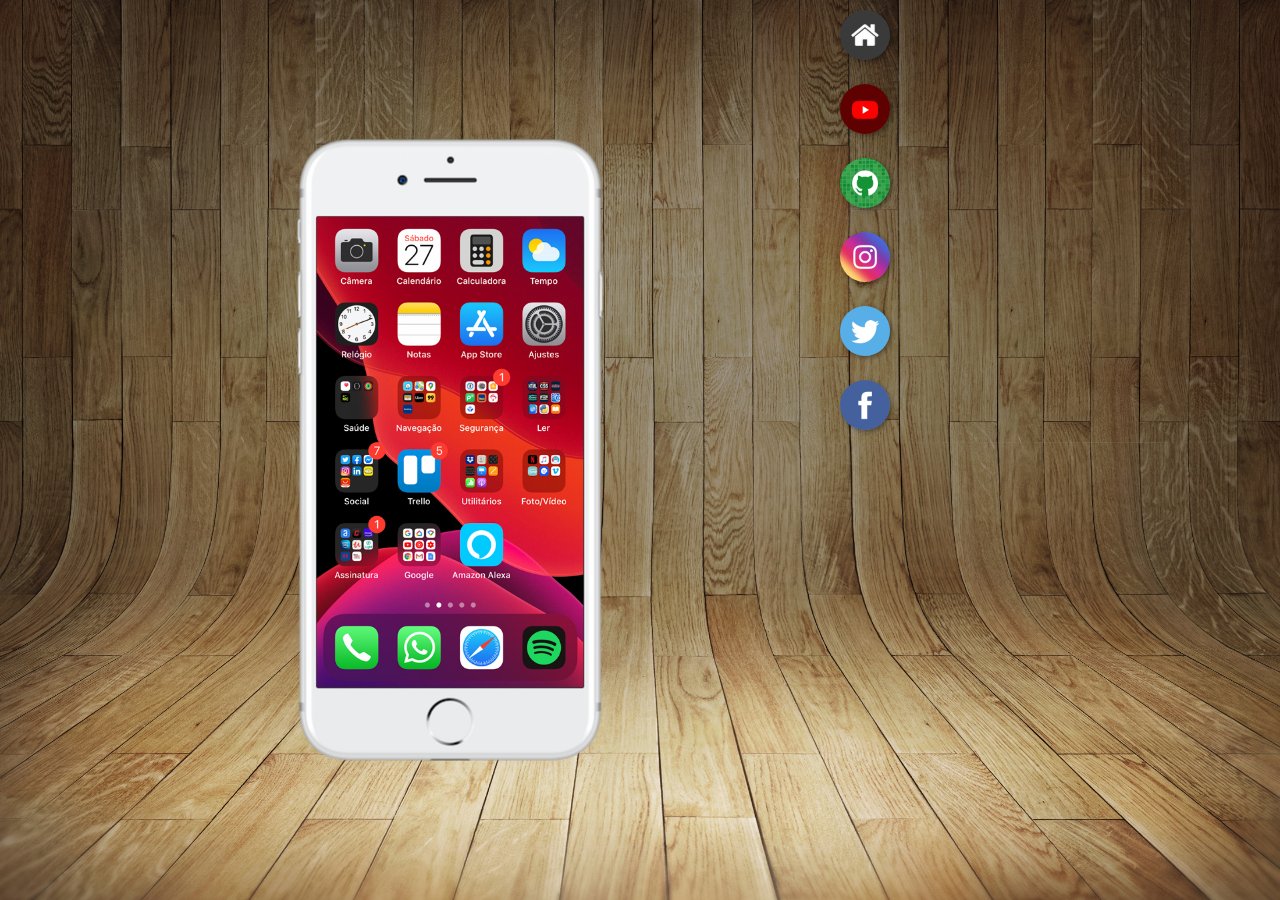
<file: index.html>
<!DOCTYPE html>
<html lang="pt-br">
<head>
    <meta charset="UTF-8">
    <meta name="viewport" content="width=device-width, initial-scale=1.0">
    <link rel="stylesheet" href="estilos/style.css">
    <link rel="shortcut icon" href="favicon.ico" type="image/x-icon">
    <title>Projeto Redes Sociais</title>
</head>
<body>
    <main>
        <section id="telefone">
            <iframe src="home.html" name="tela" id="tela" frameborder="0">
                <!--O iframe precisa ter um nome e um id, com o id pode se personalizar.-->
                Seu navegador não é compatível com isso.
            </iframe>
        </section>
        <section id="redes-sociais">
            <a href="home.html" target="tela"><img src="imagens/logo-home.jpg" alt="Home"></a> <br>
            <a href="youtube.html" target="tela"><img src="imagens/logo-youtube.jpg" alt="Youtube"></a> <br>
            <a href="github.html" target="tela"><img src="imagens/logo-github.jpg" alt="Github"></a> <br>
            <a href="instagram.html" target="tela"><img src="imagens/logo-instagram.jpg" alt="Instagram"></a> <br>
            <a href="twitter.html" target="tela"><img src="imagens/logo-twitter.jpg" alt="Twitter"></a> <br>
            <a href="facebook.html" target="tela"><img src="imagens/logo-facebook.jpg" alt="Facebook"></a> <br>
        </section>
    </main>
</body>
</html>
</file>
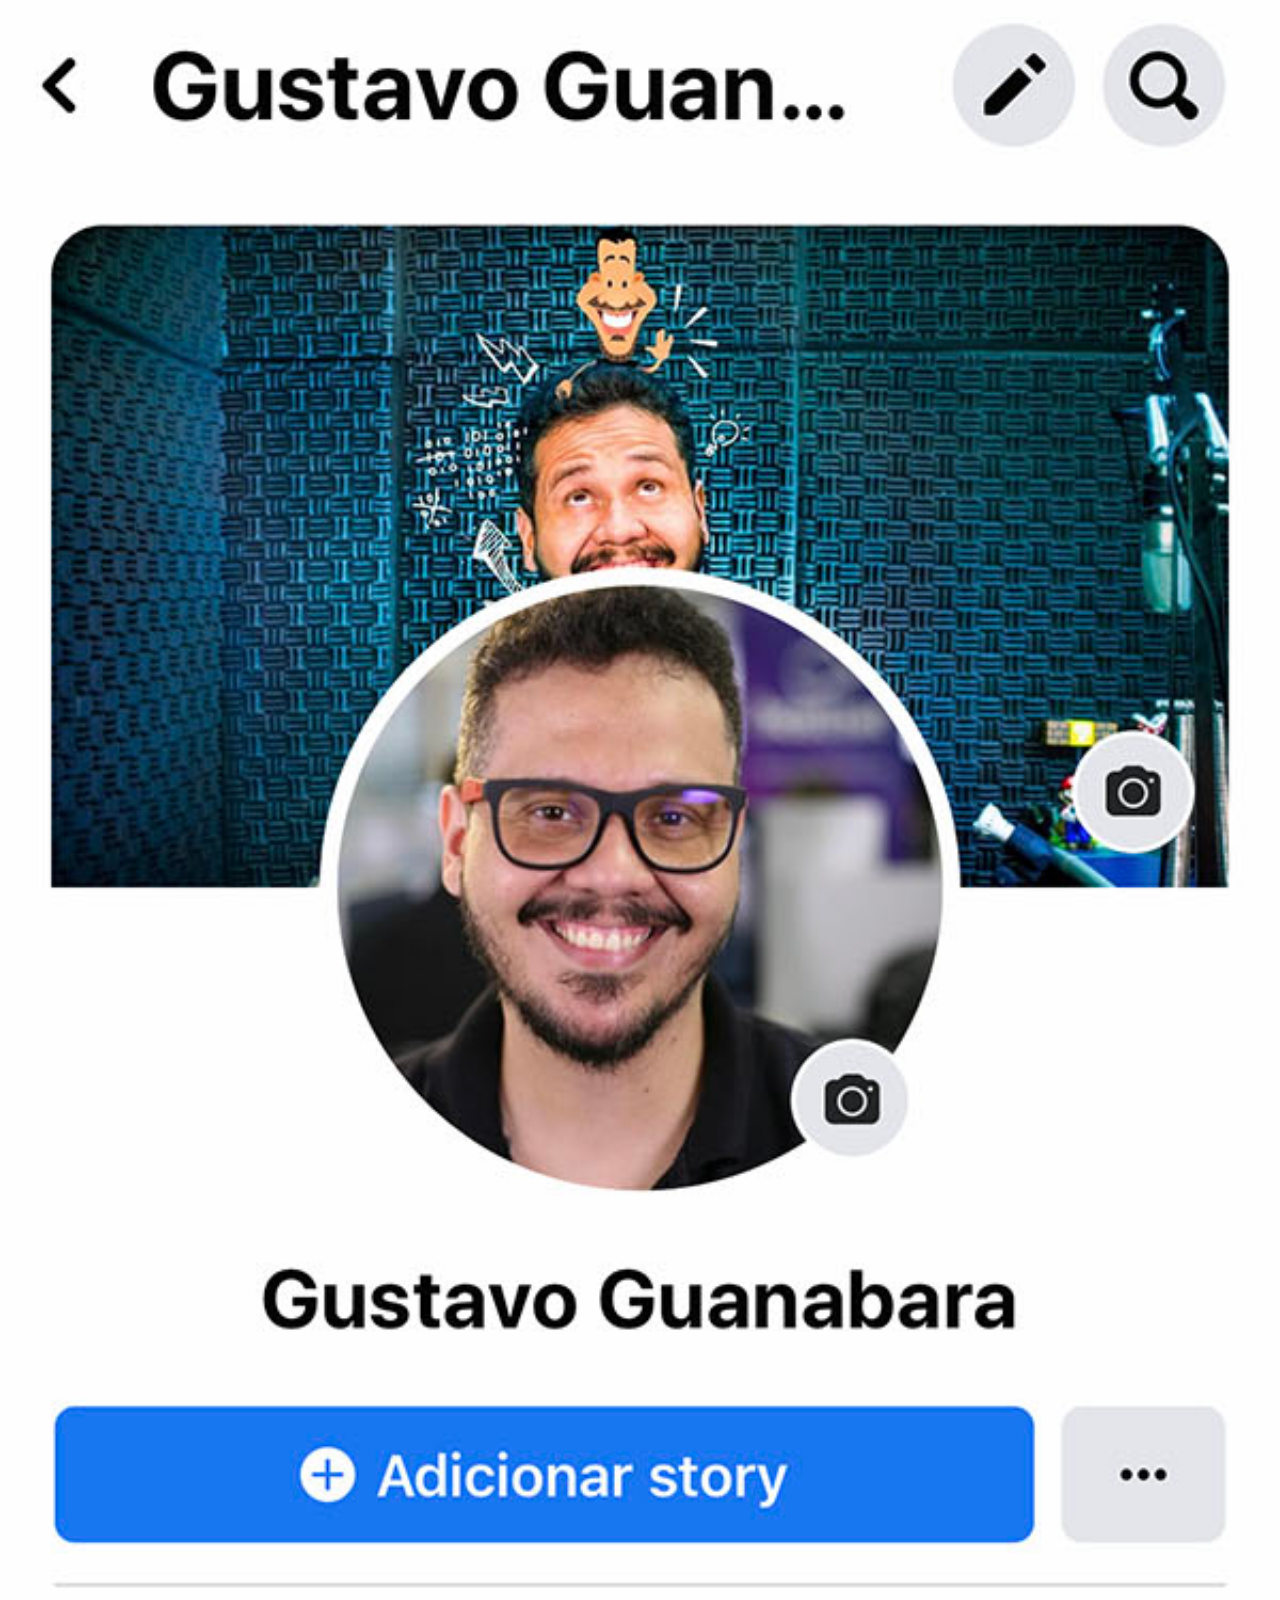
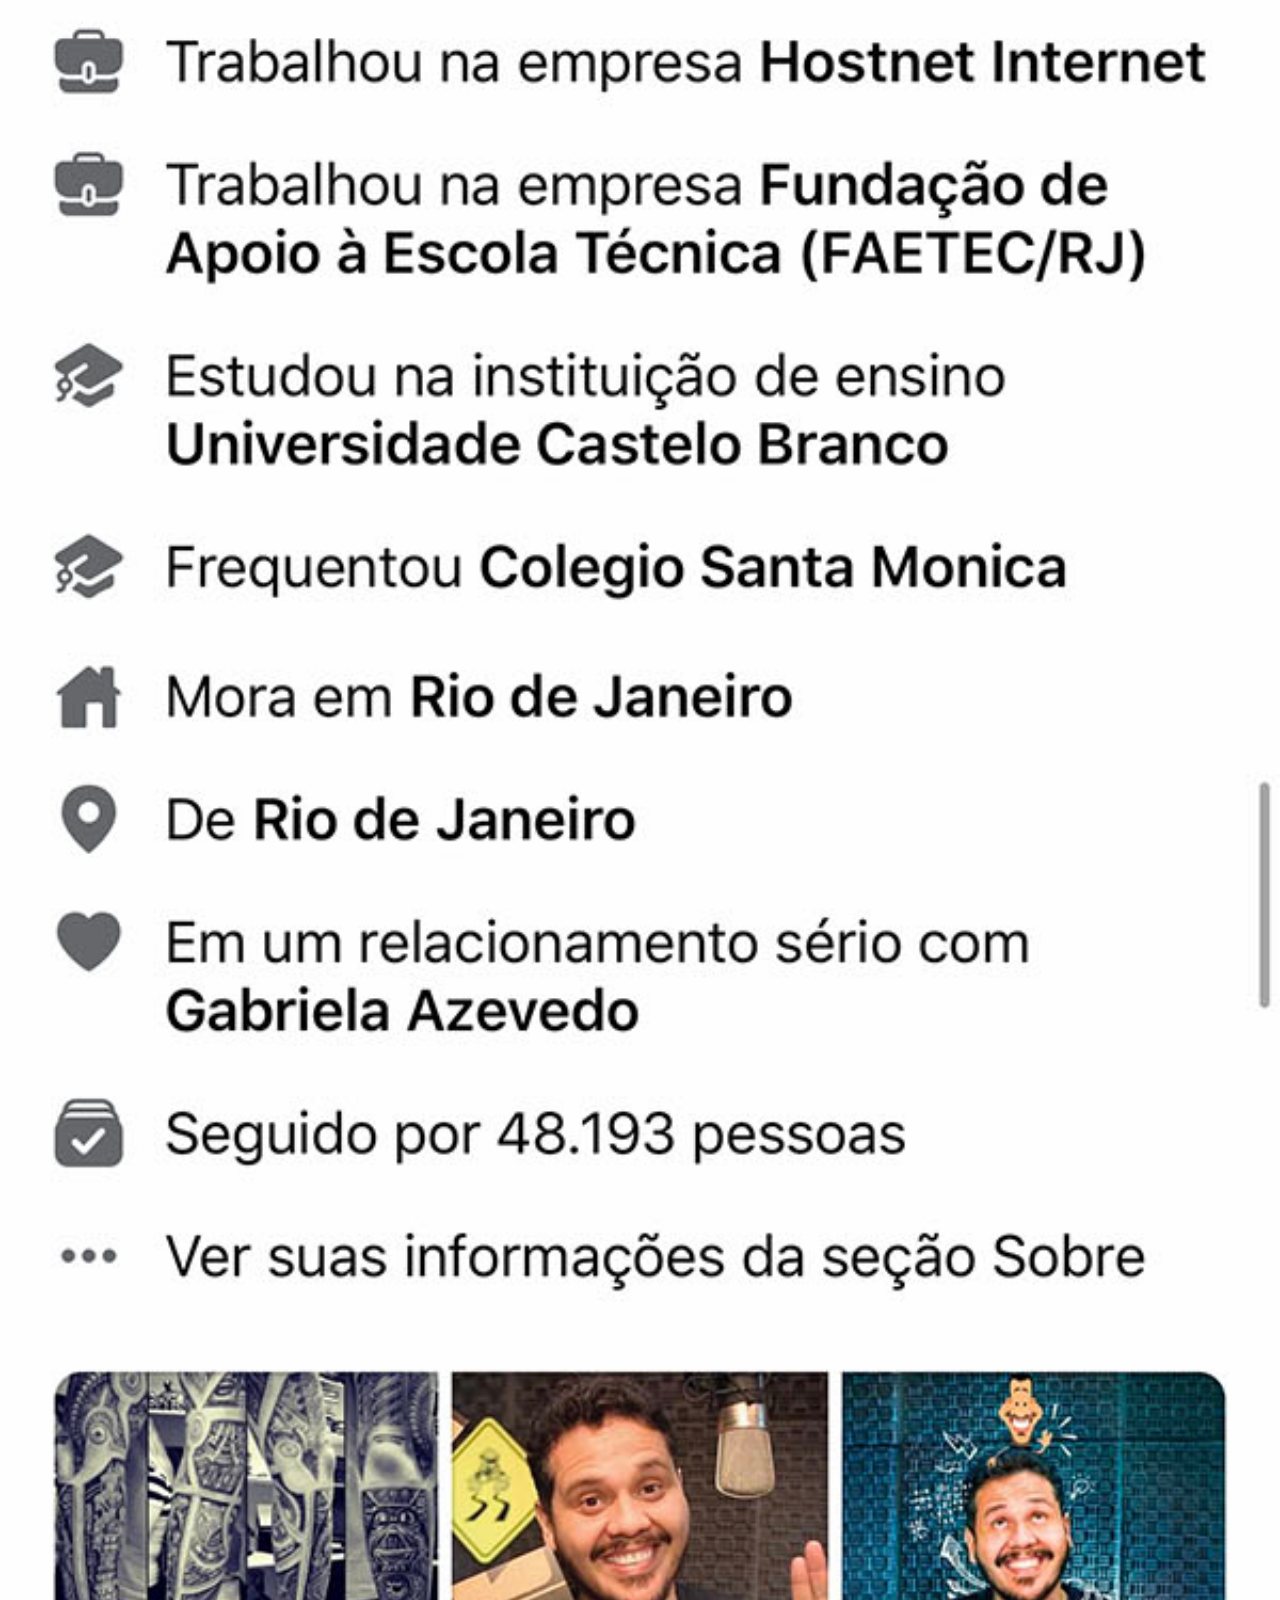
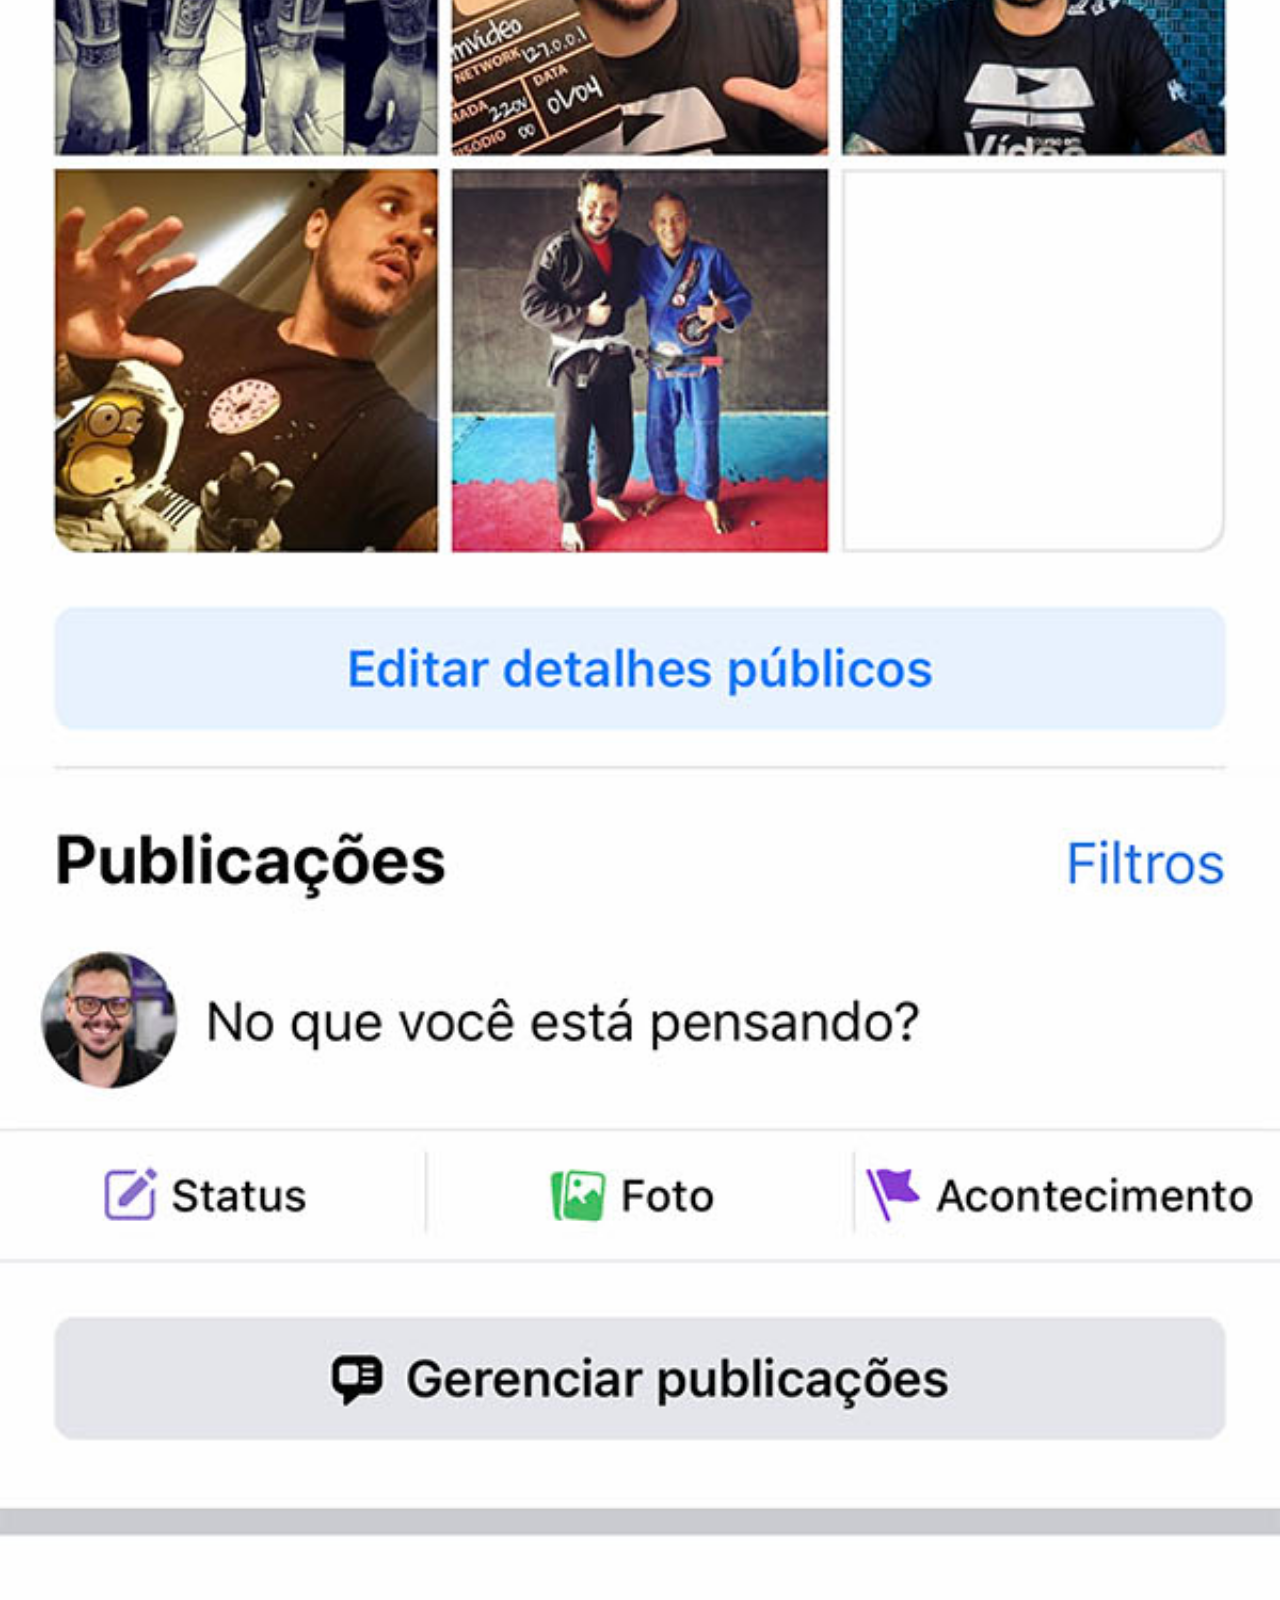
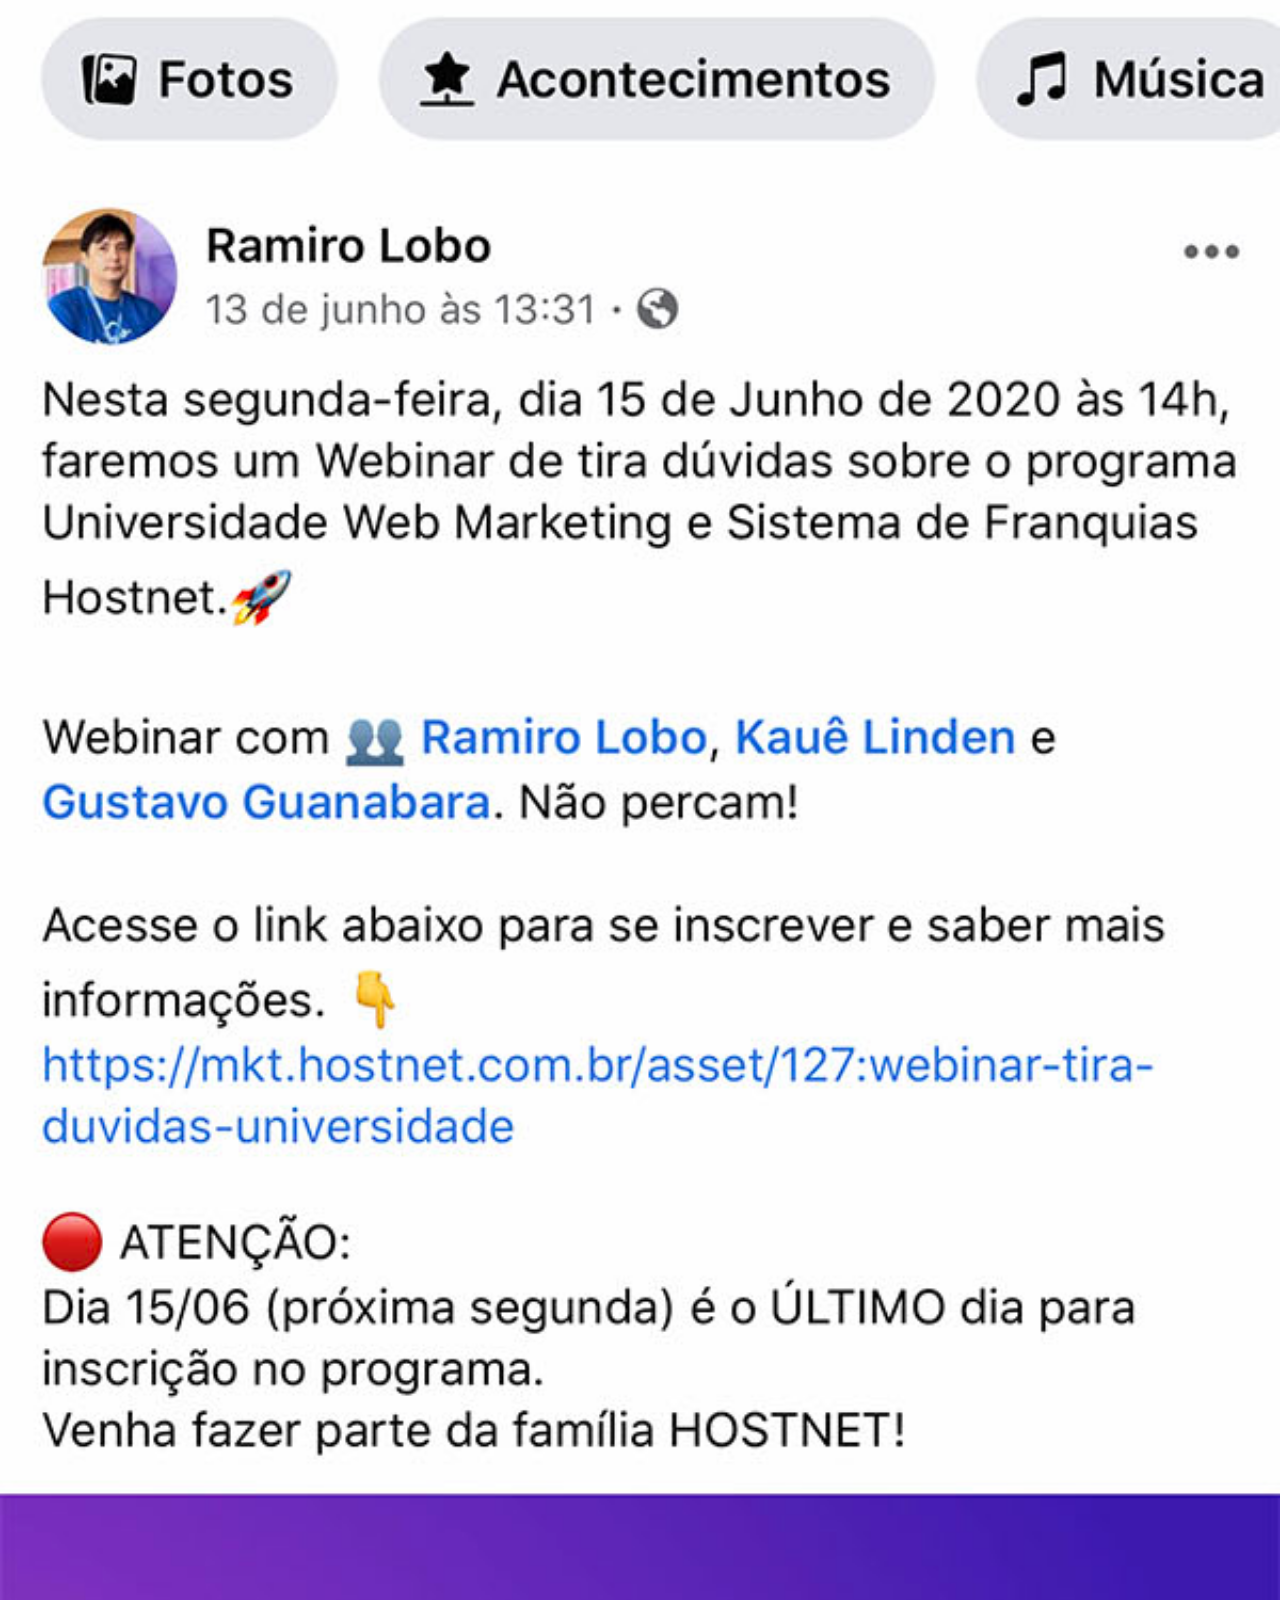
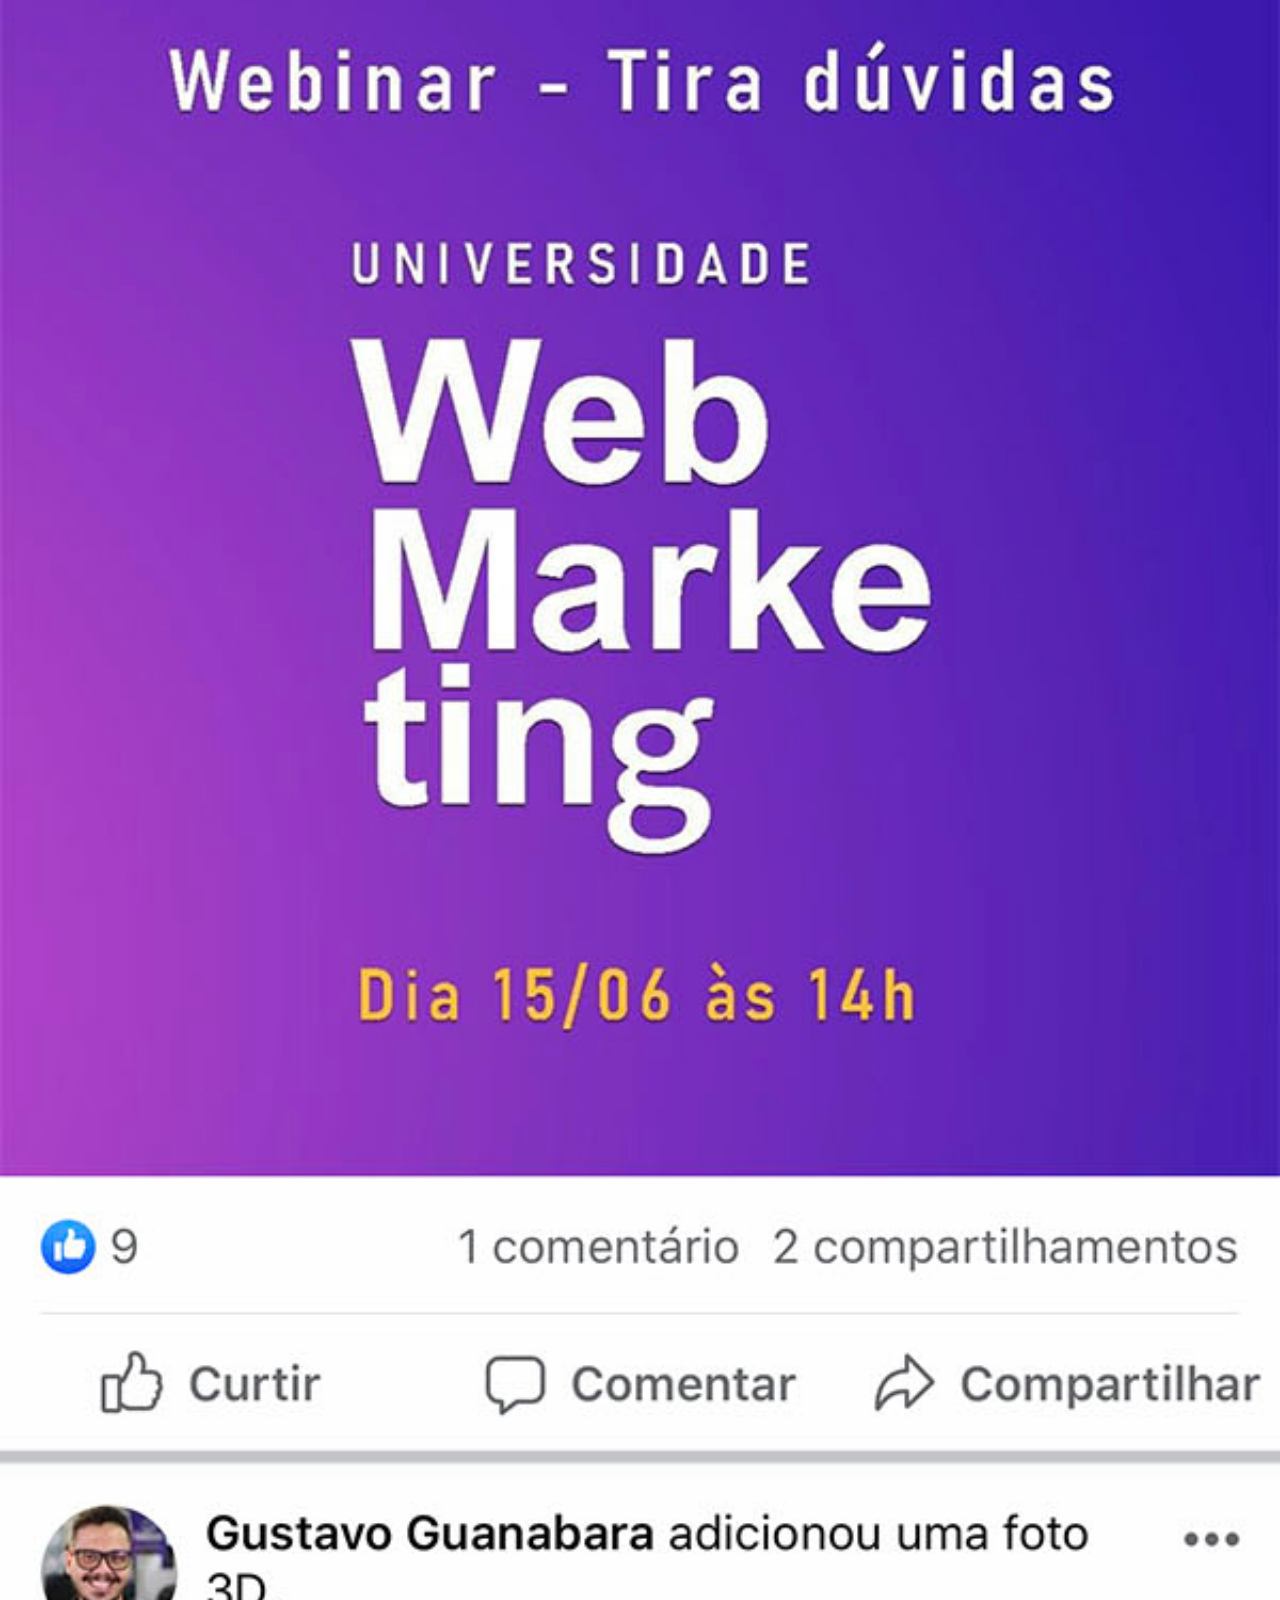
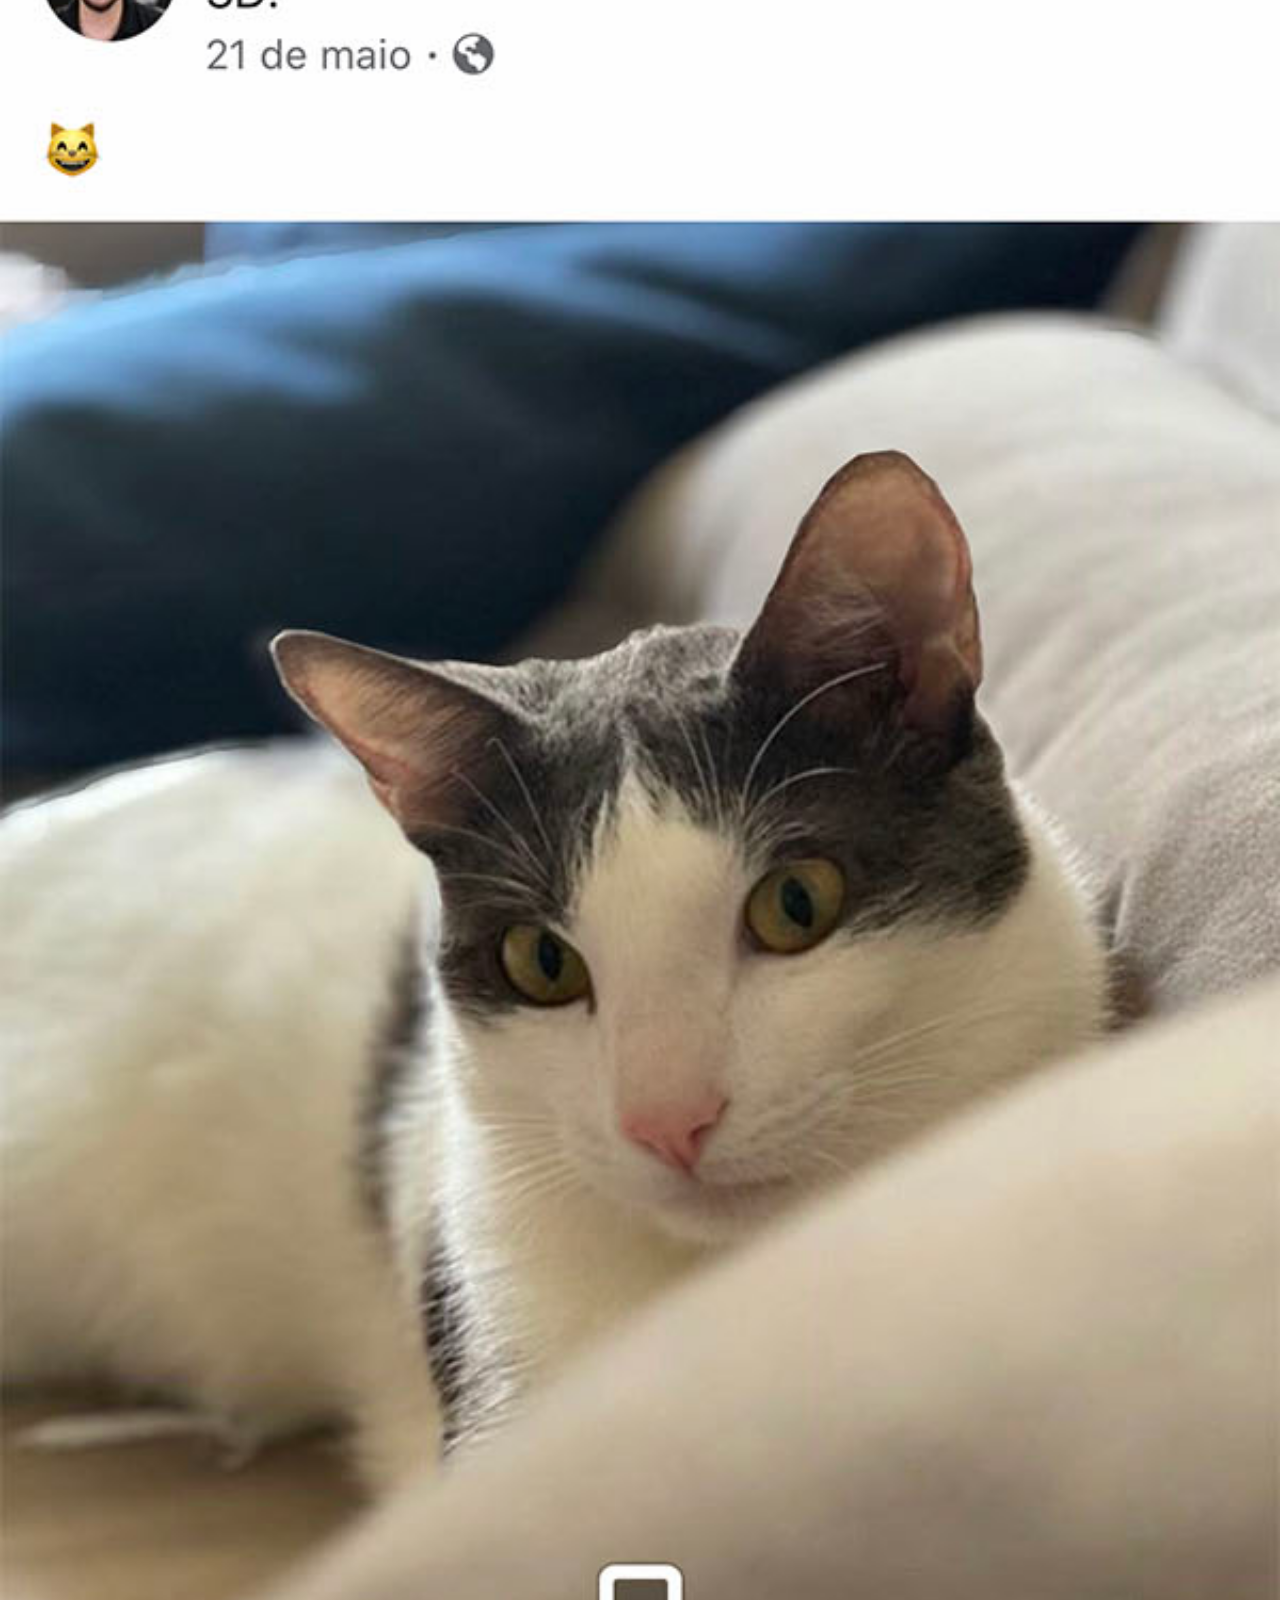
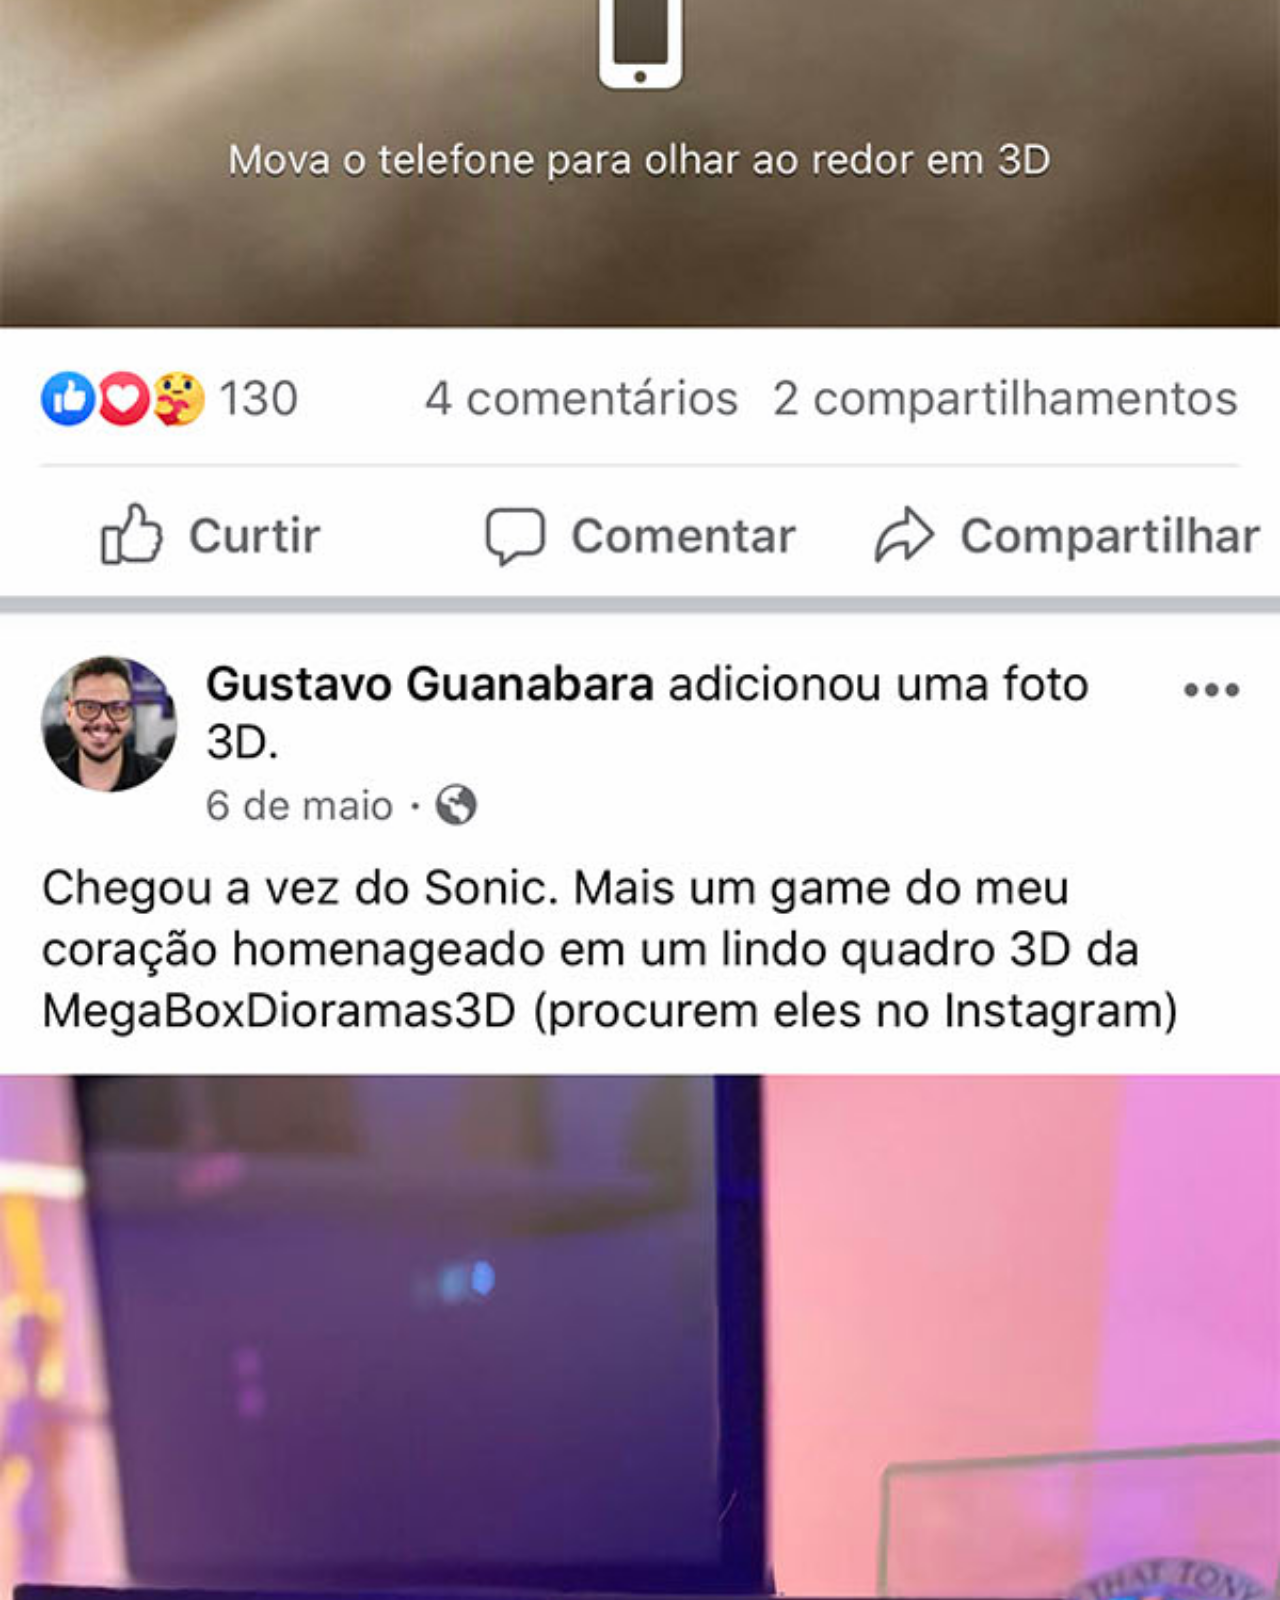
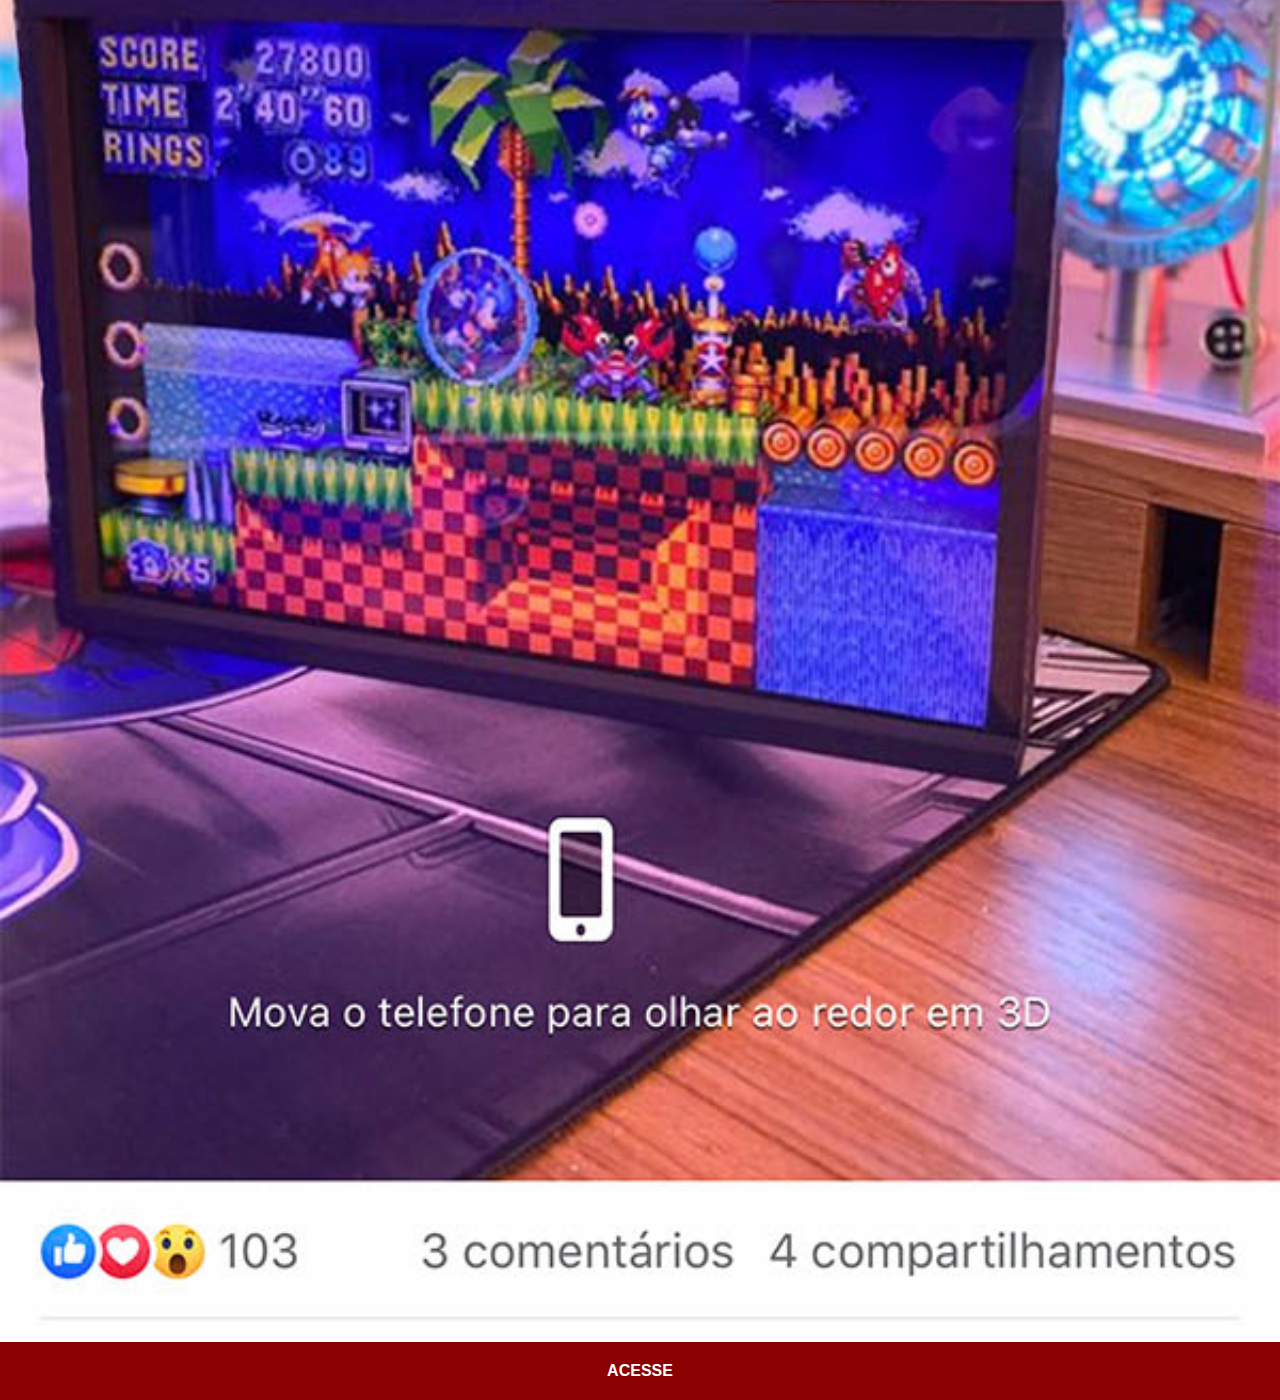
<file: facebook.html>
<!DOCTYPE html>
<html lang="pt-br">
<head>
    <meta charset="UTF-8">
    <meta name="viewport" content="width=device-width, initial-scale=1.0">
    <link rel="stylesheet" href="estilos/social.css">
    <title>Facebook</title>
</head>
<body>
    <img src="imagens/tela-facebook.jpg" alt="Facebook">
    <a href="https://www.facebook.com/Owamashi/" target="_blank">ACESSE</a>
</body>
</html>
</file>
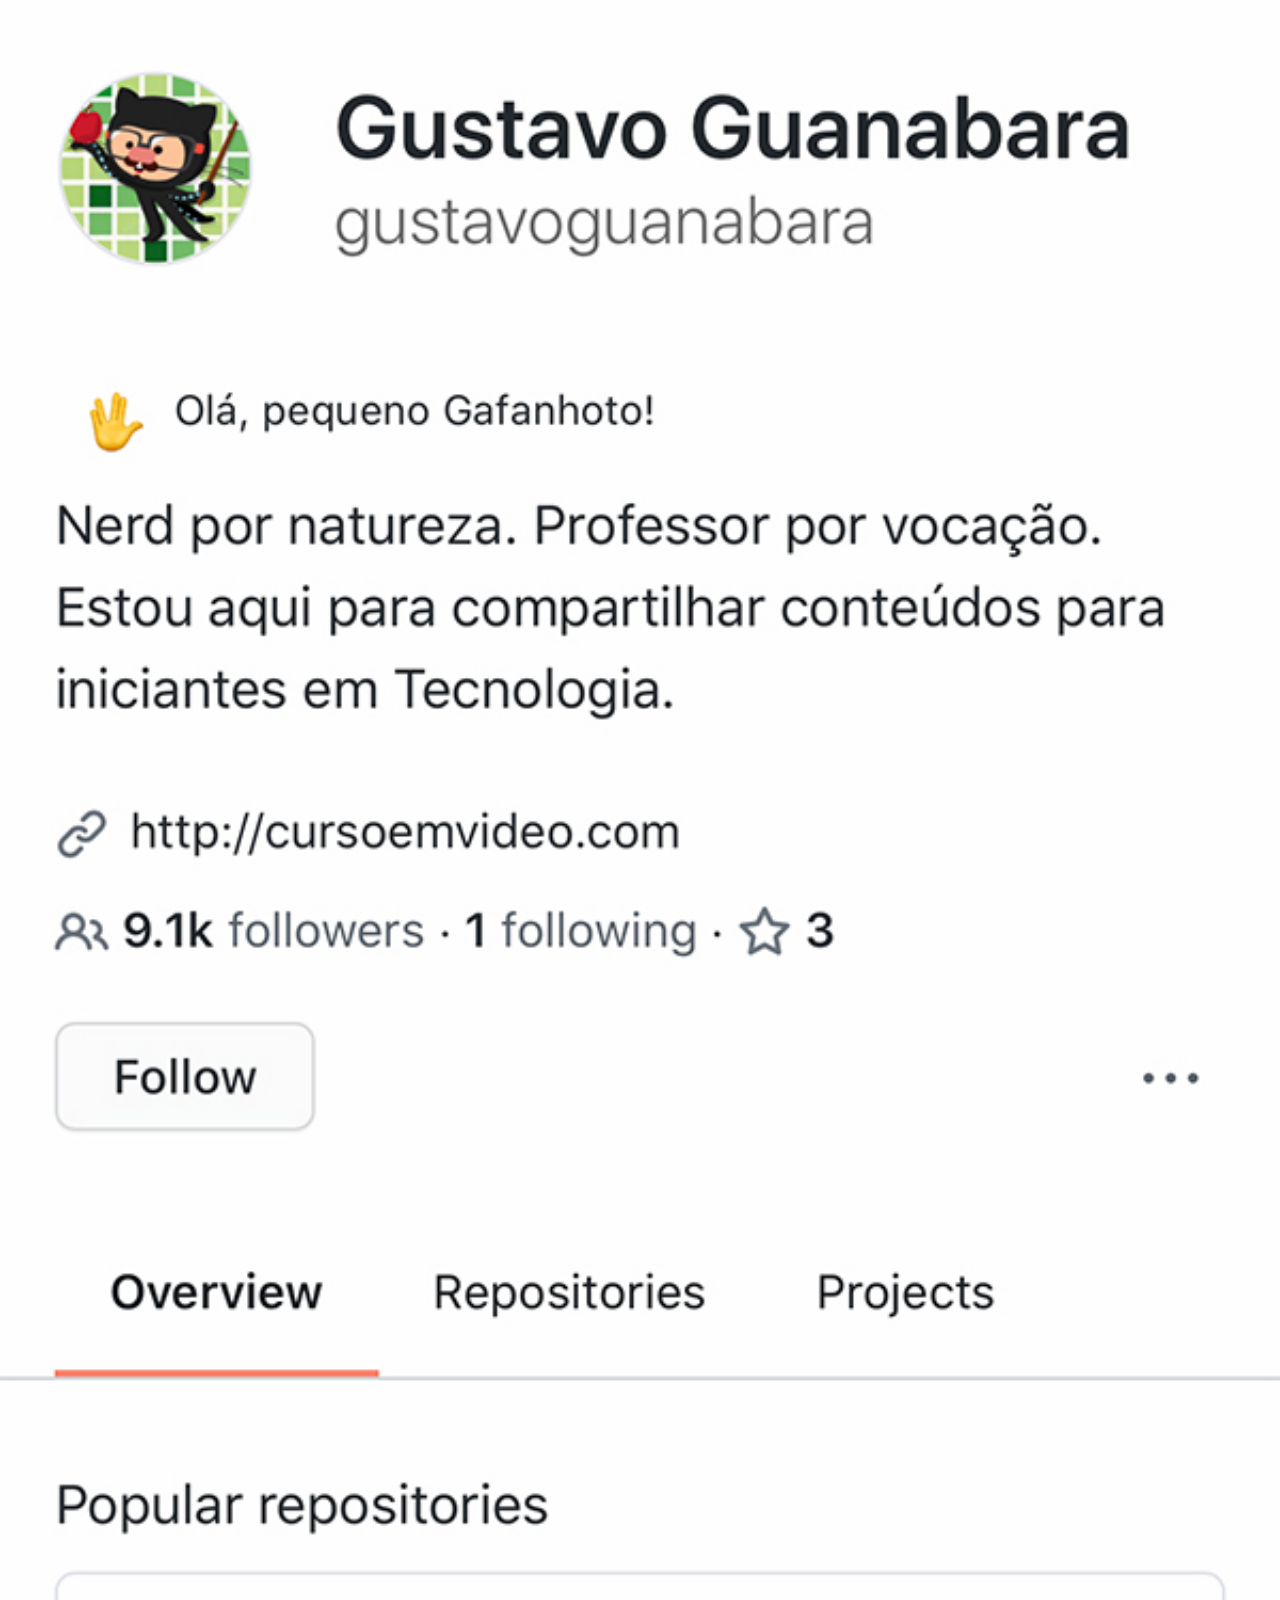
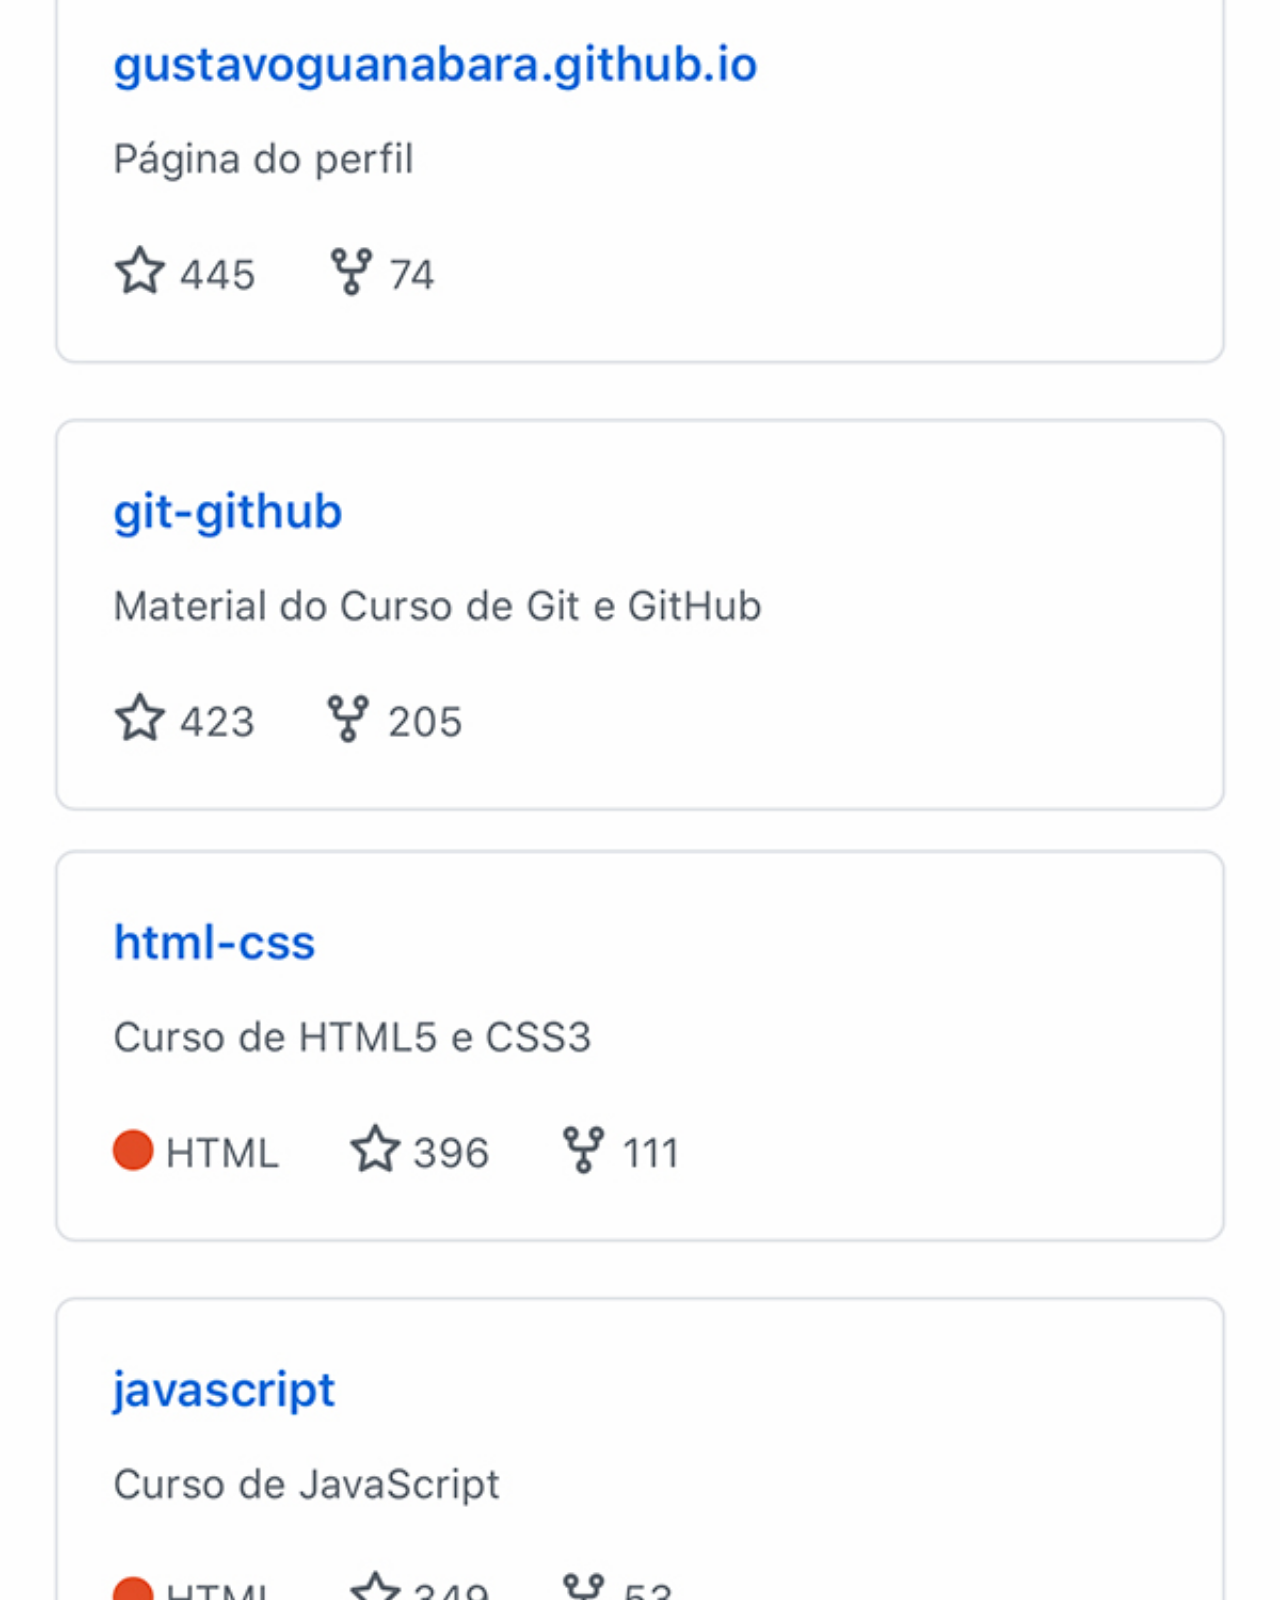
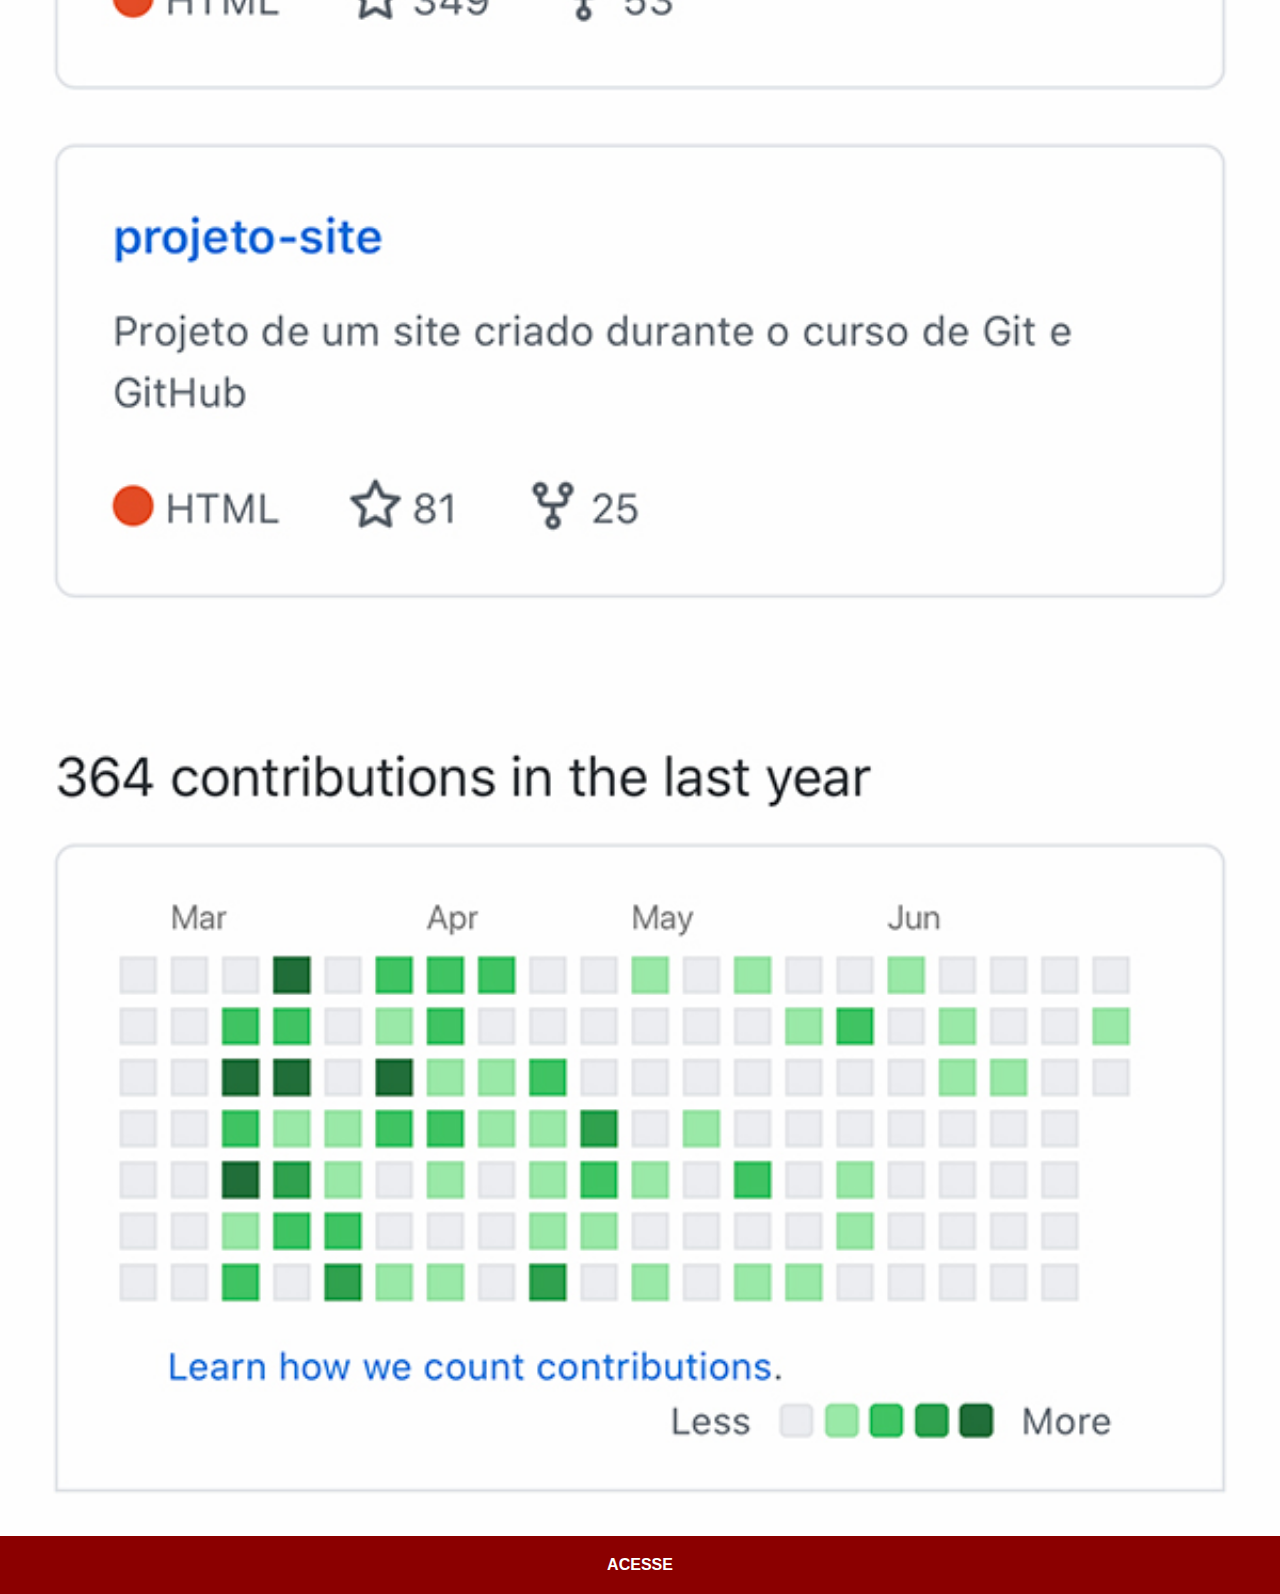
<file: github.html>
<!DOCTYPE html>
<html lang="pt-br">
<head>
    <meta charset="UTF-8">
    <meta name="viewport" content="width=device-width, initial-scale=1.0">
    <link rel="stylesheet" href="estilos/social.css">
    <title>Github</title>
</head>
<body>
    <img src="imagens/tela-github.jpg" alt="Github">
    <a href="https://gustavoguanabara.github.io" target="_blank">ACESSE</a>
</body>
</html>
</file>
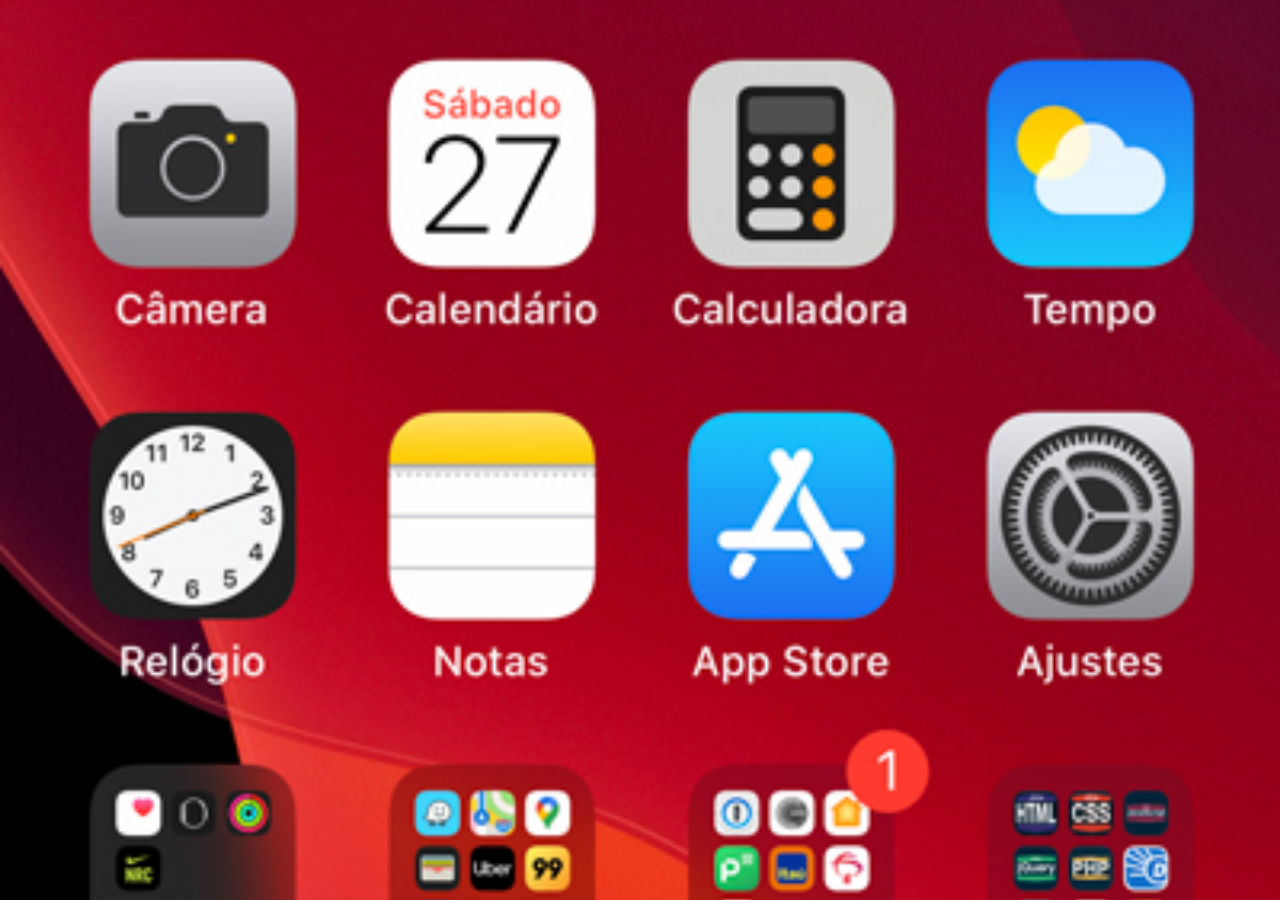
<file: home.html>
<!DOCTYPE html>
<html lang="pt-br">
<head>
    <meta charset="UTF-8">
    <meta name="viewport" content="width=device-width, initial-scale=1.0">
    <title>Home</title>
</head>
<style>
    * {
        margin: 0px;
        padding: 0px;
    }

    body {
        width: 100vw;
        height: 100vh;
        background: black url('imagens/tela-home.jpg') no-repeat top center; 

        /*no-repeat (para imagem não se repetir) top, para ir para cima e center para centralizar < ^*/
        background-size: cover; /*para cobrir o tamanho do iframe inteiro*/
    }
</style>
<body>
    
</body>
</html>
</file>
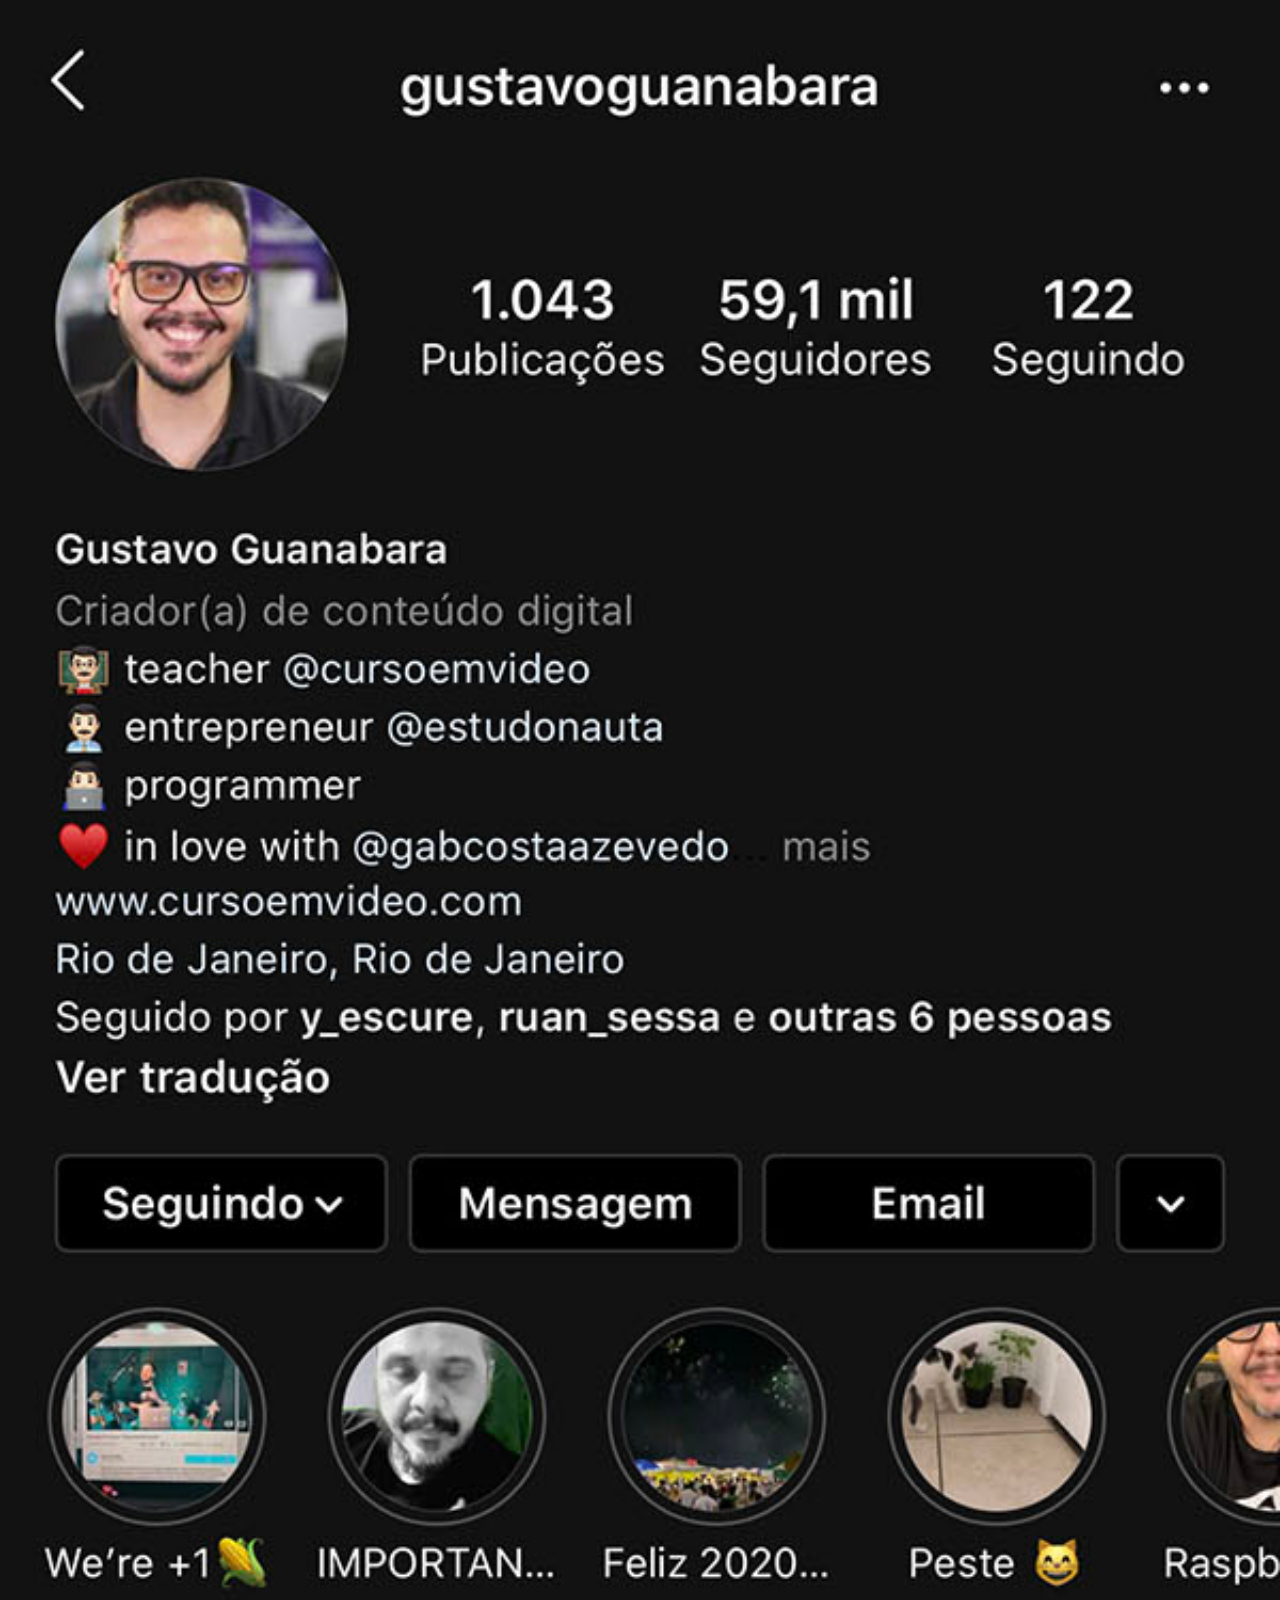
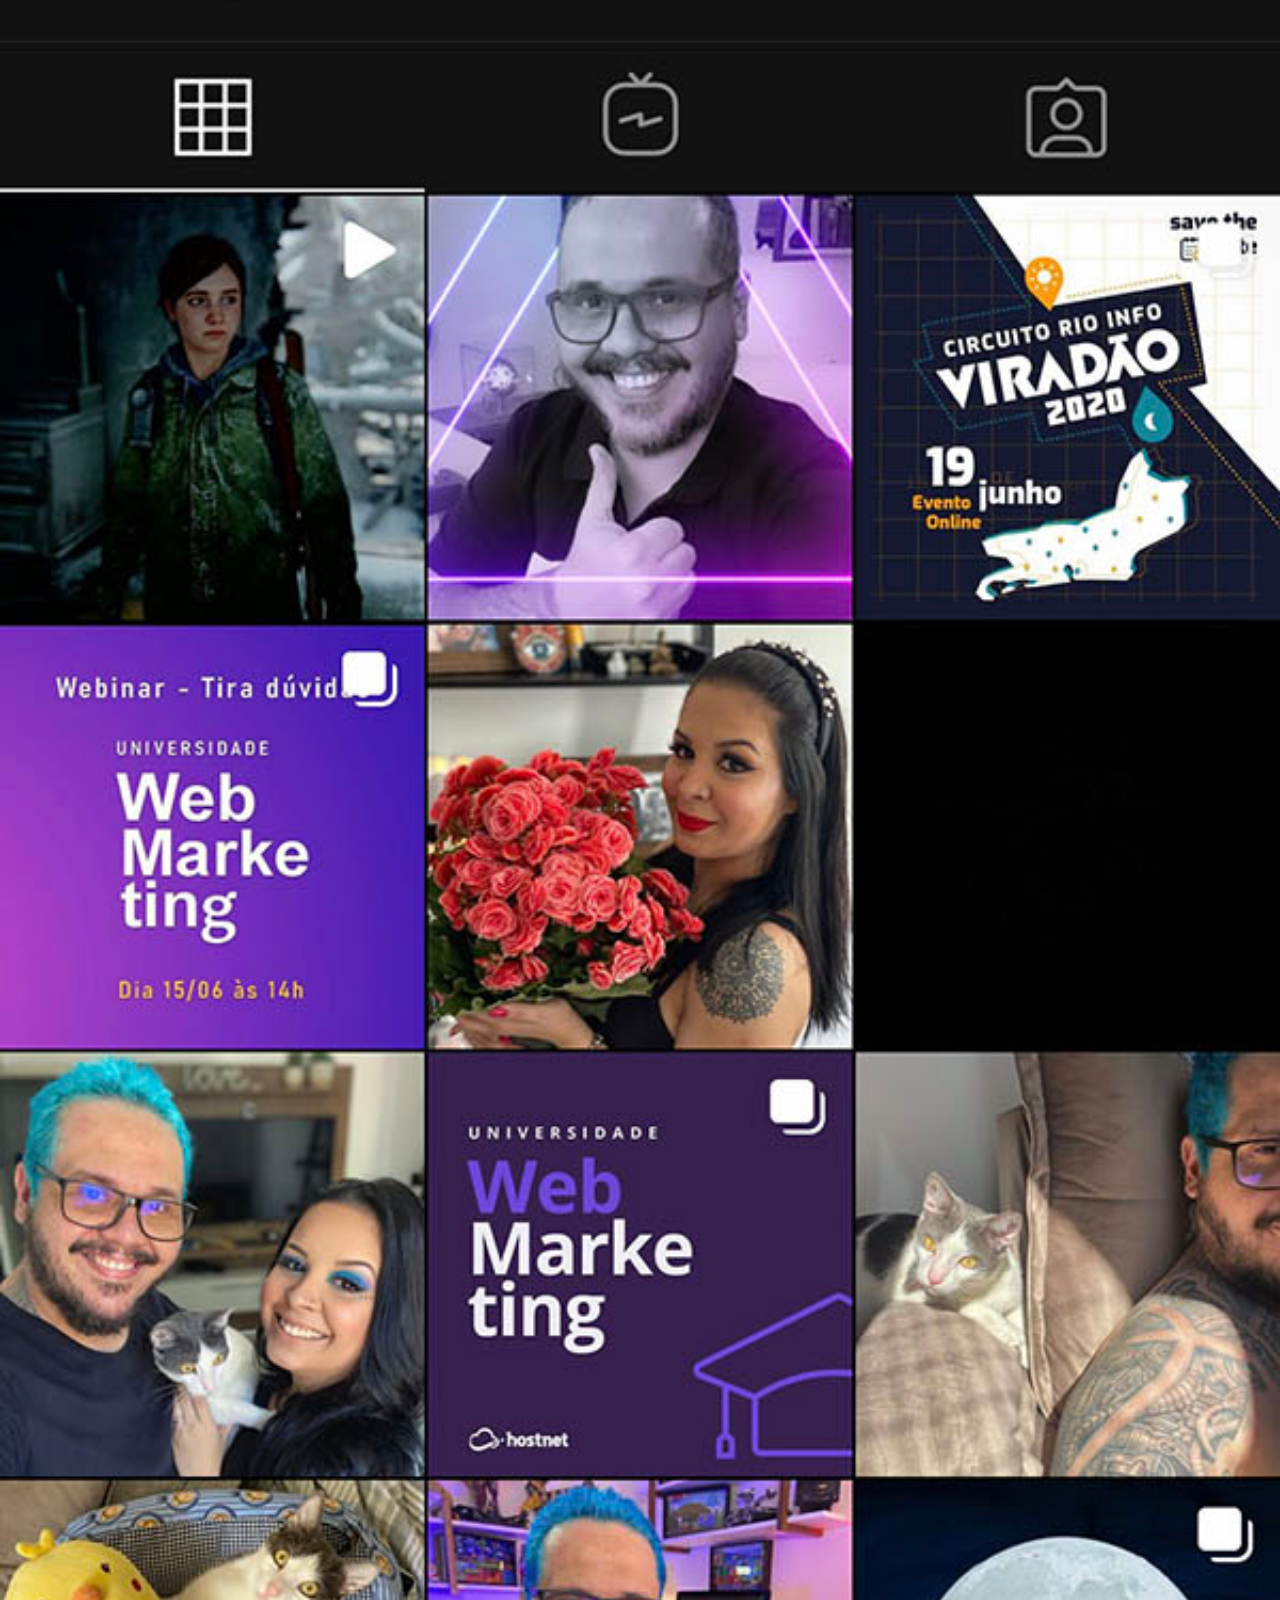
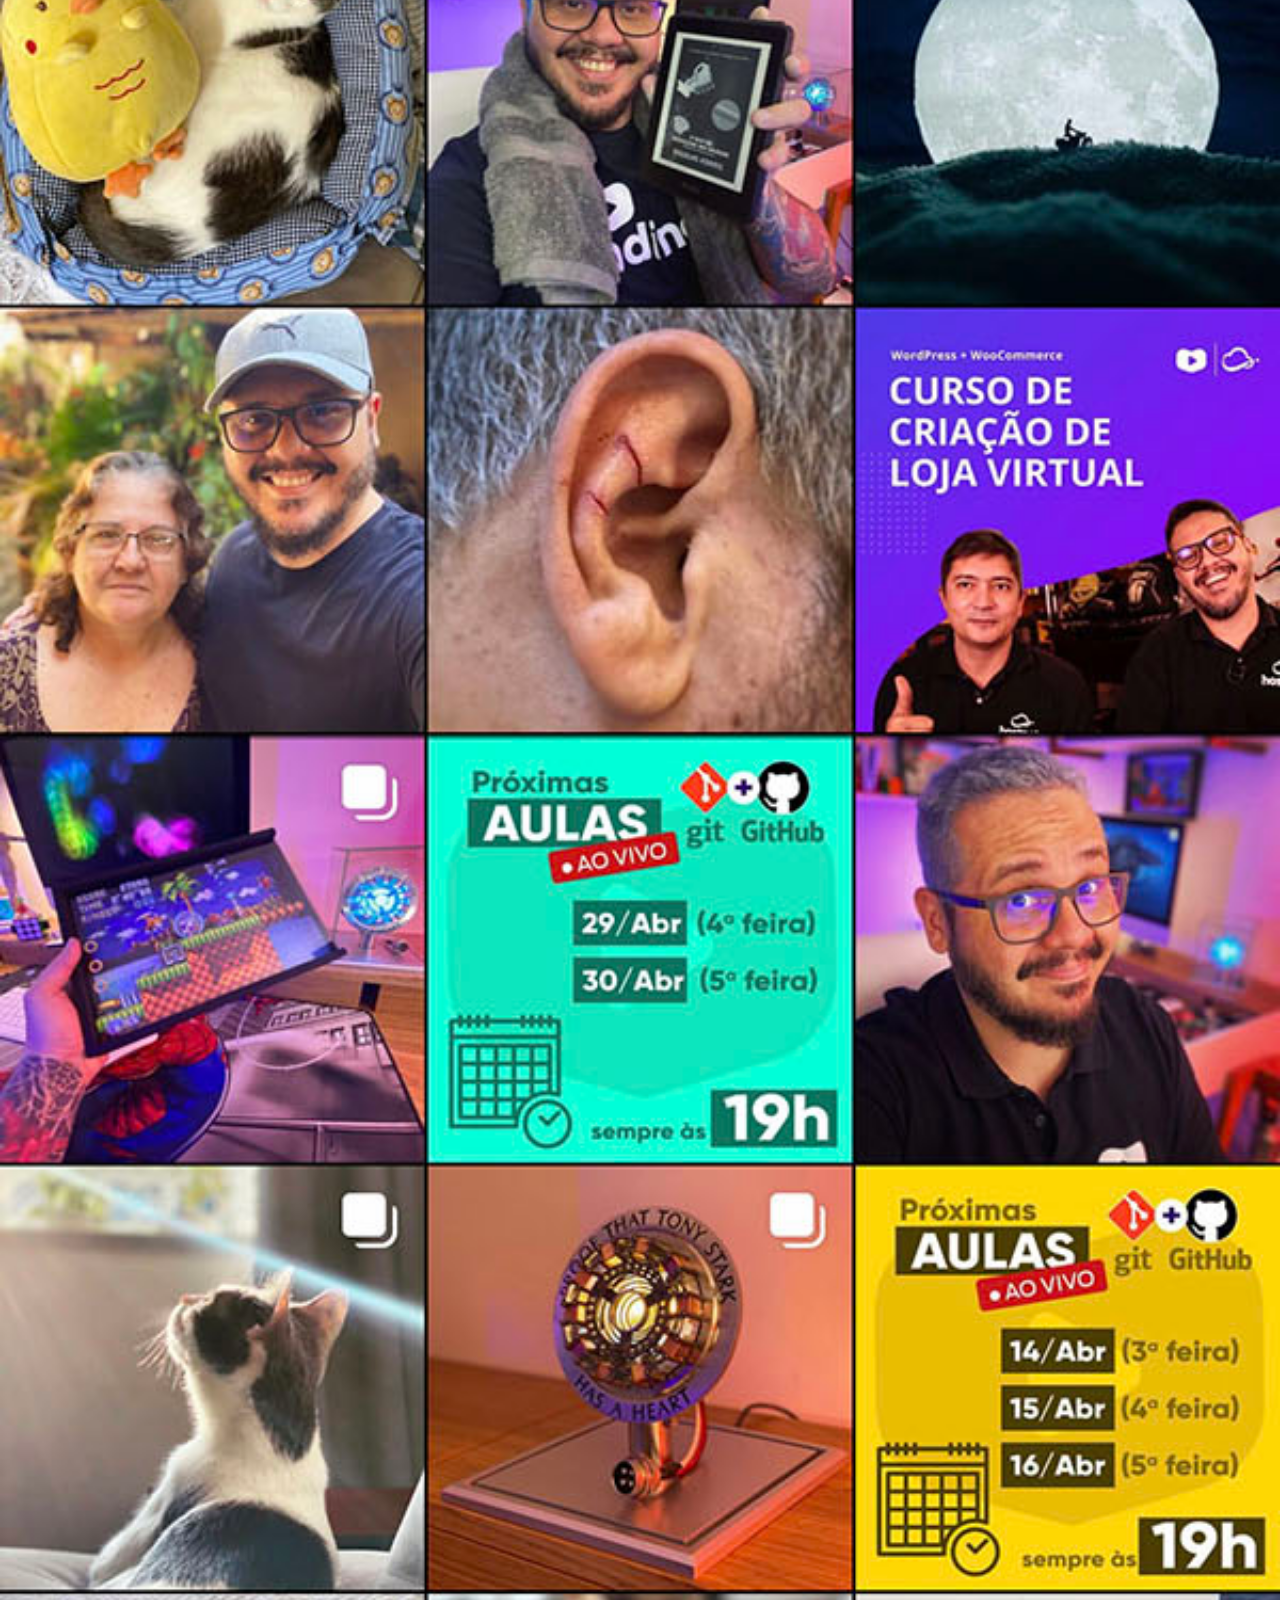
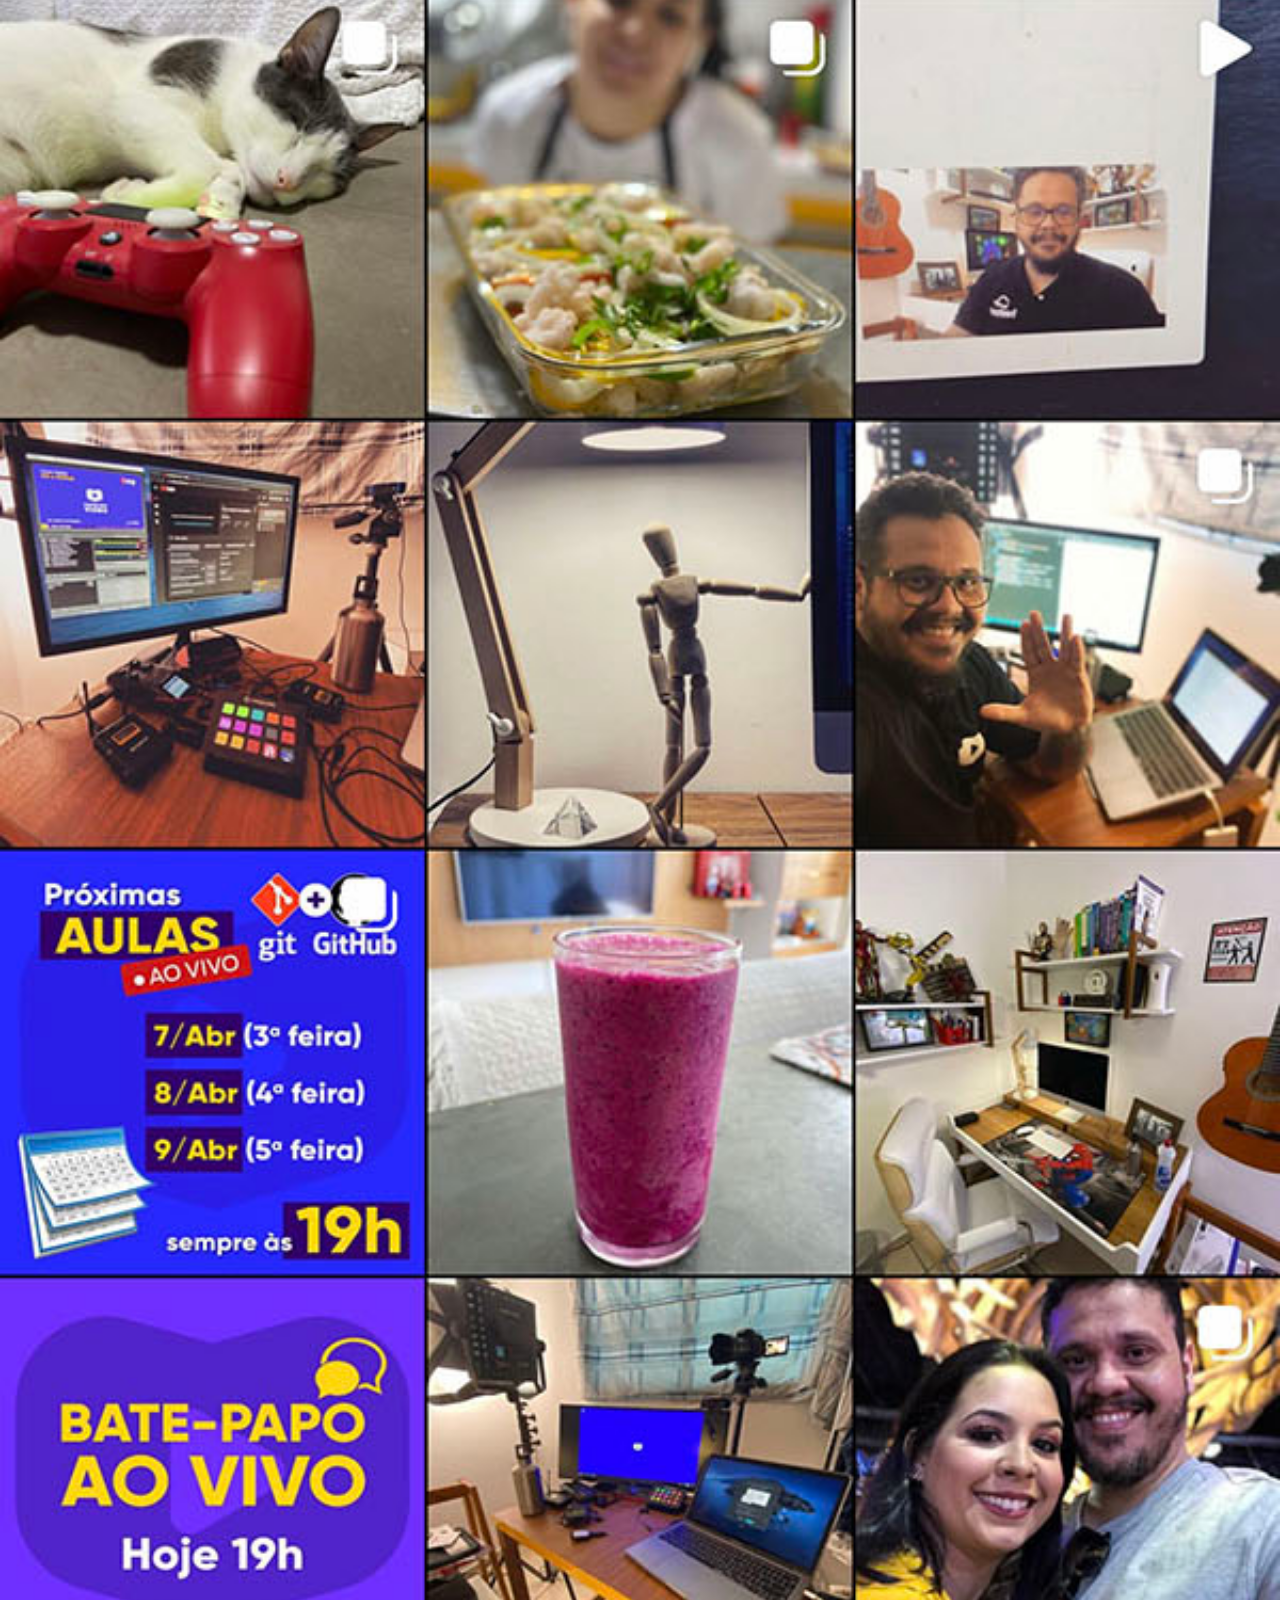
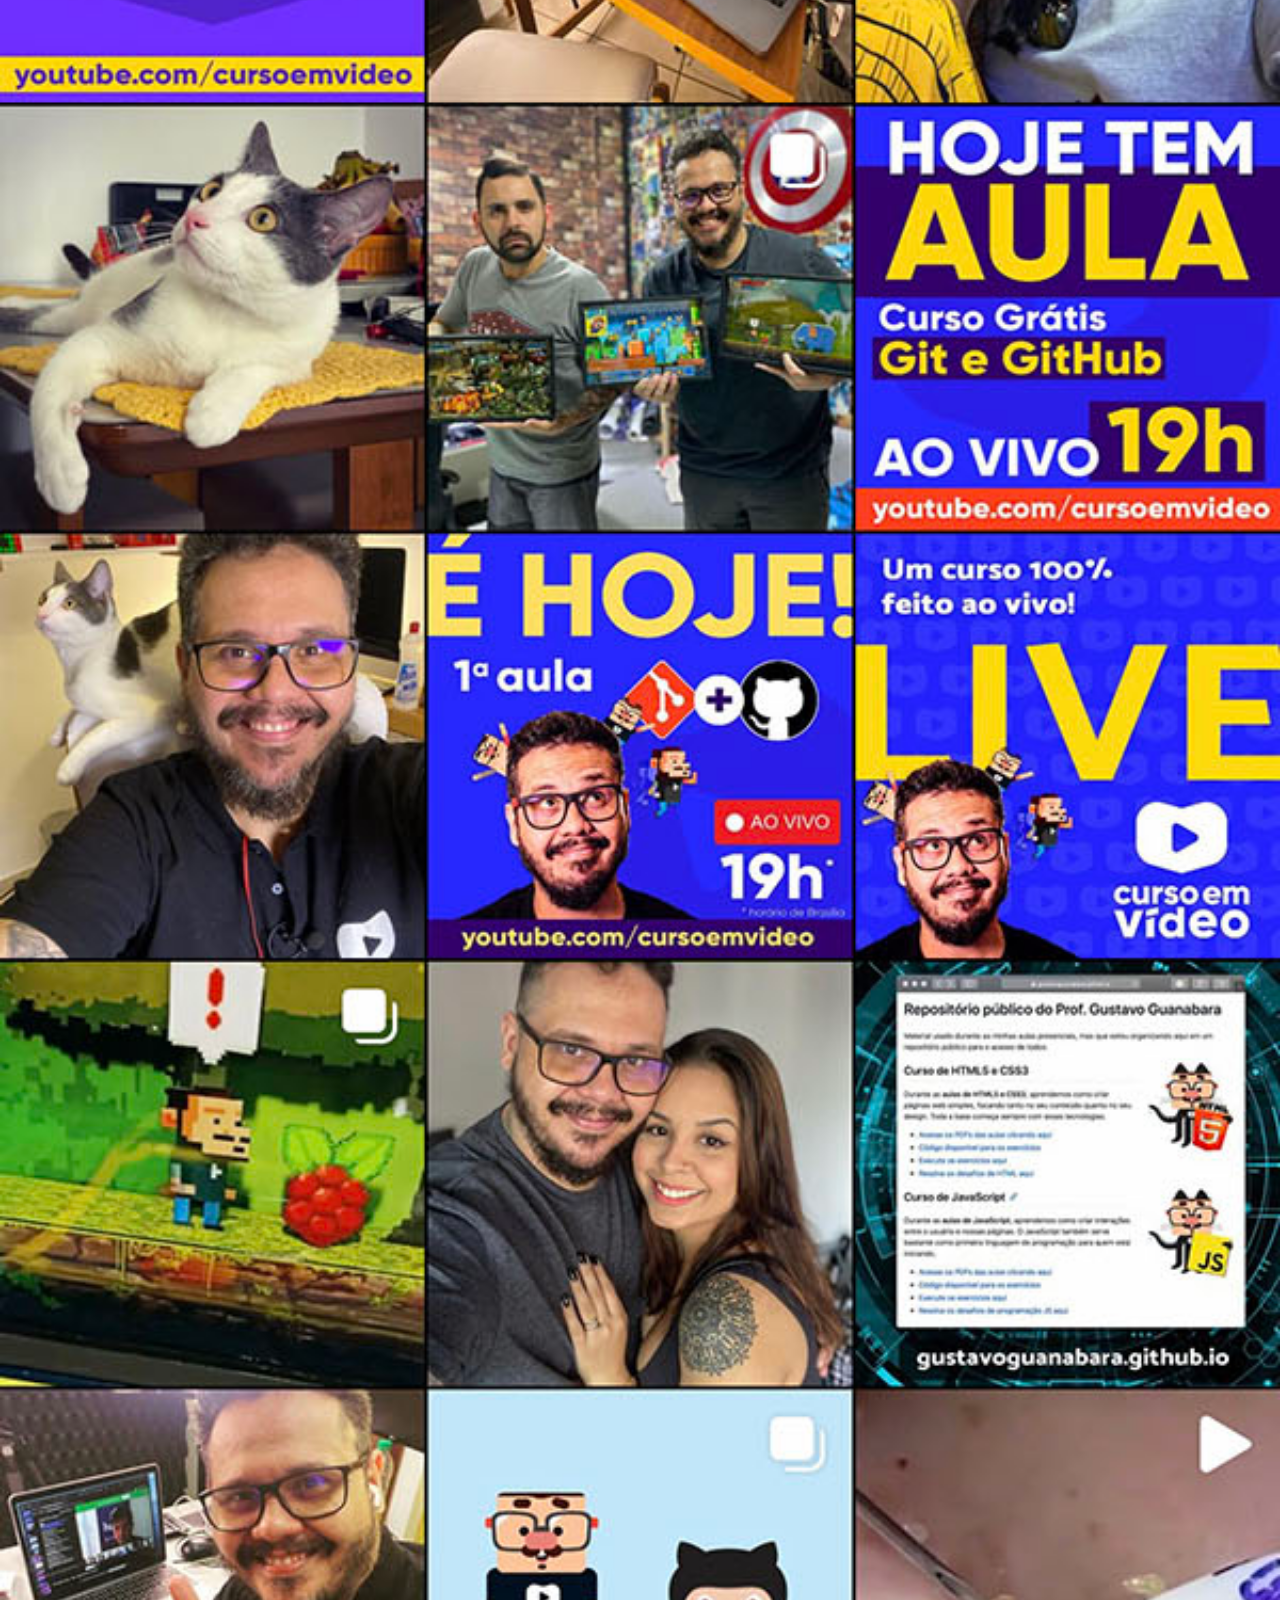
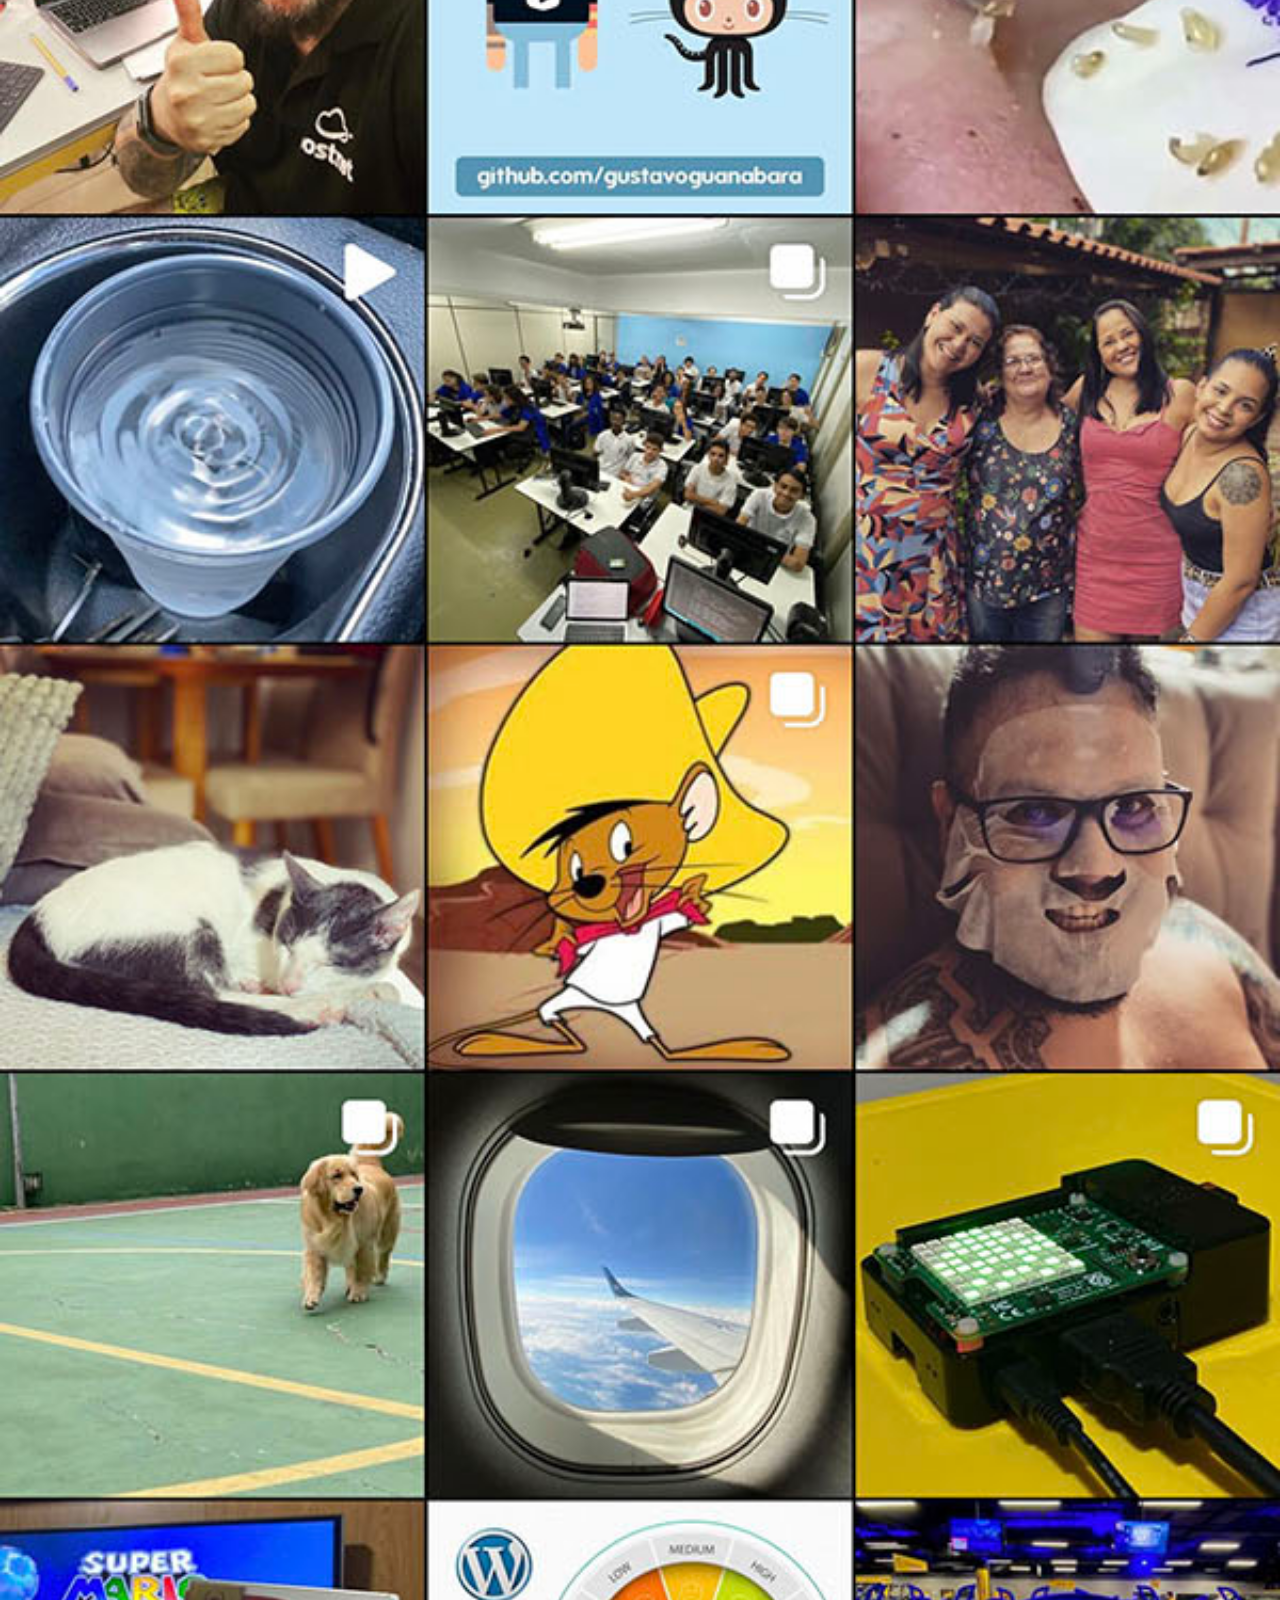
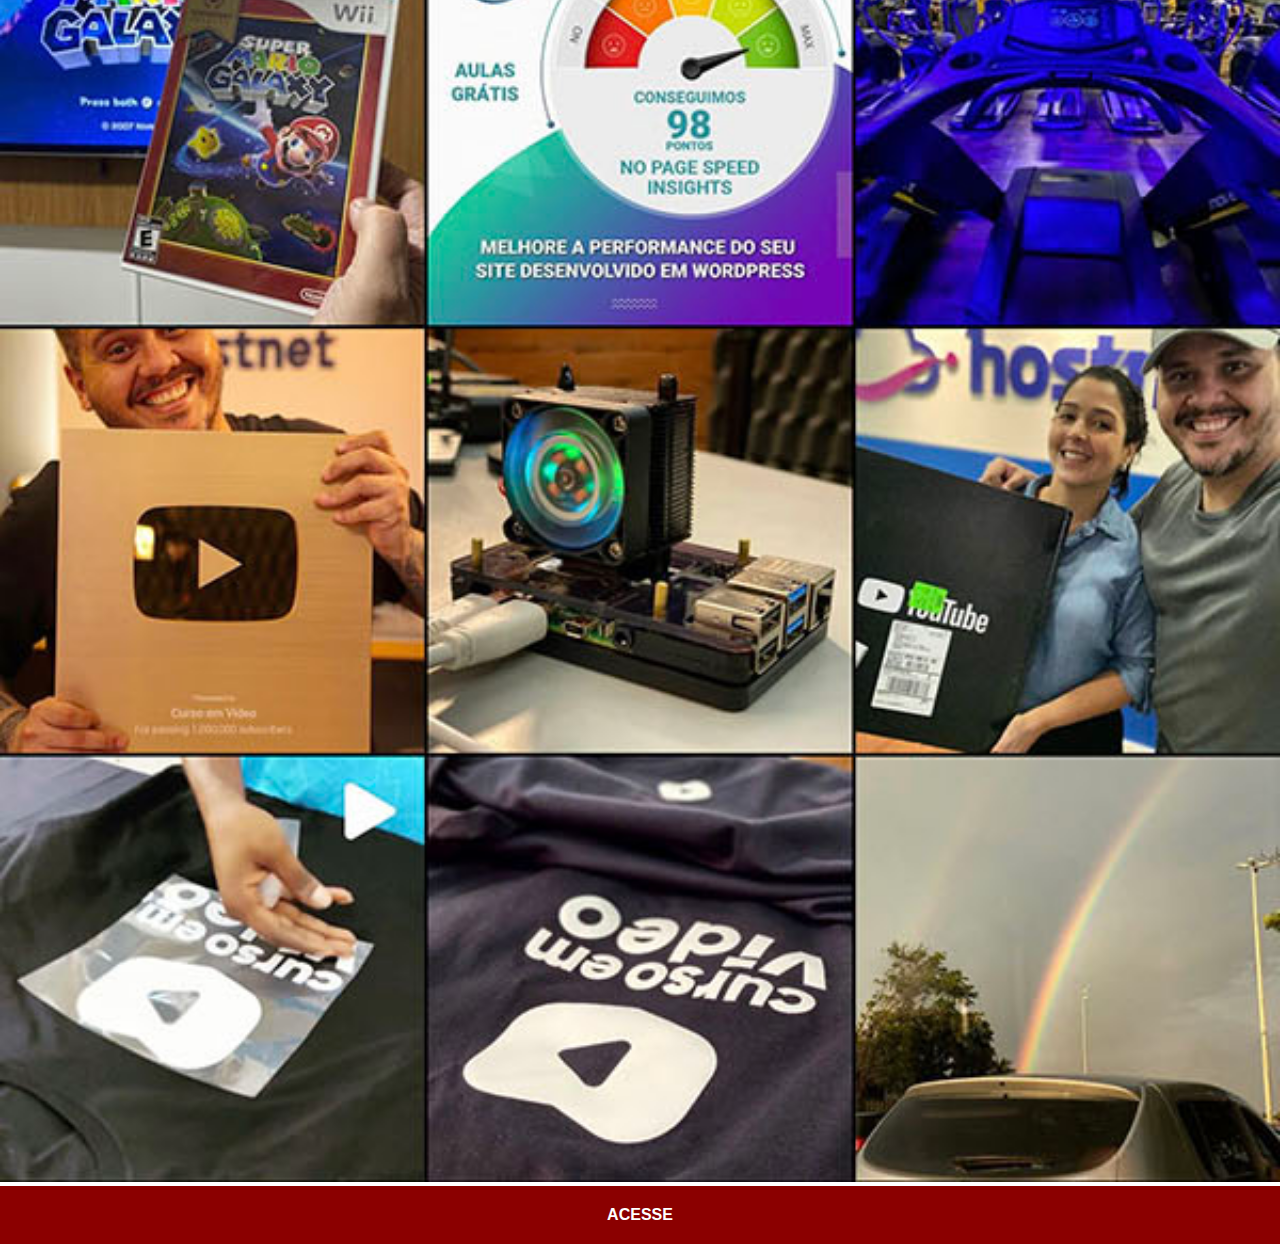
<file: instagram.html>
<!DOCTYPE html>
<html lang="pt-br">
<head>
    <meta charset="UTF-8">
    <meta name="viewport" content="width=device-width, initial-scale=1.0">
    <link rel="stylesheet" href="estilos/social.css">
    <title>Instagram</title>
</head>
<body>
    <img src="imagens/tela-instagram.jpg" alt="Instagram">
    <a href="https://www.instagram.com/gustavoguanabara/" target="_blank">ACESSE</a>
</body>
</html>
</file>
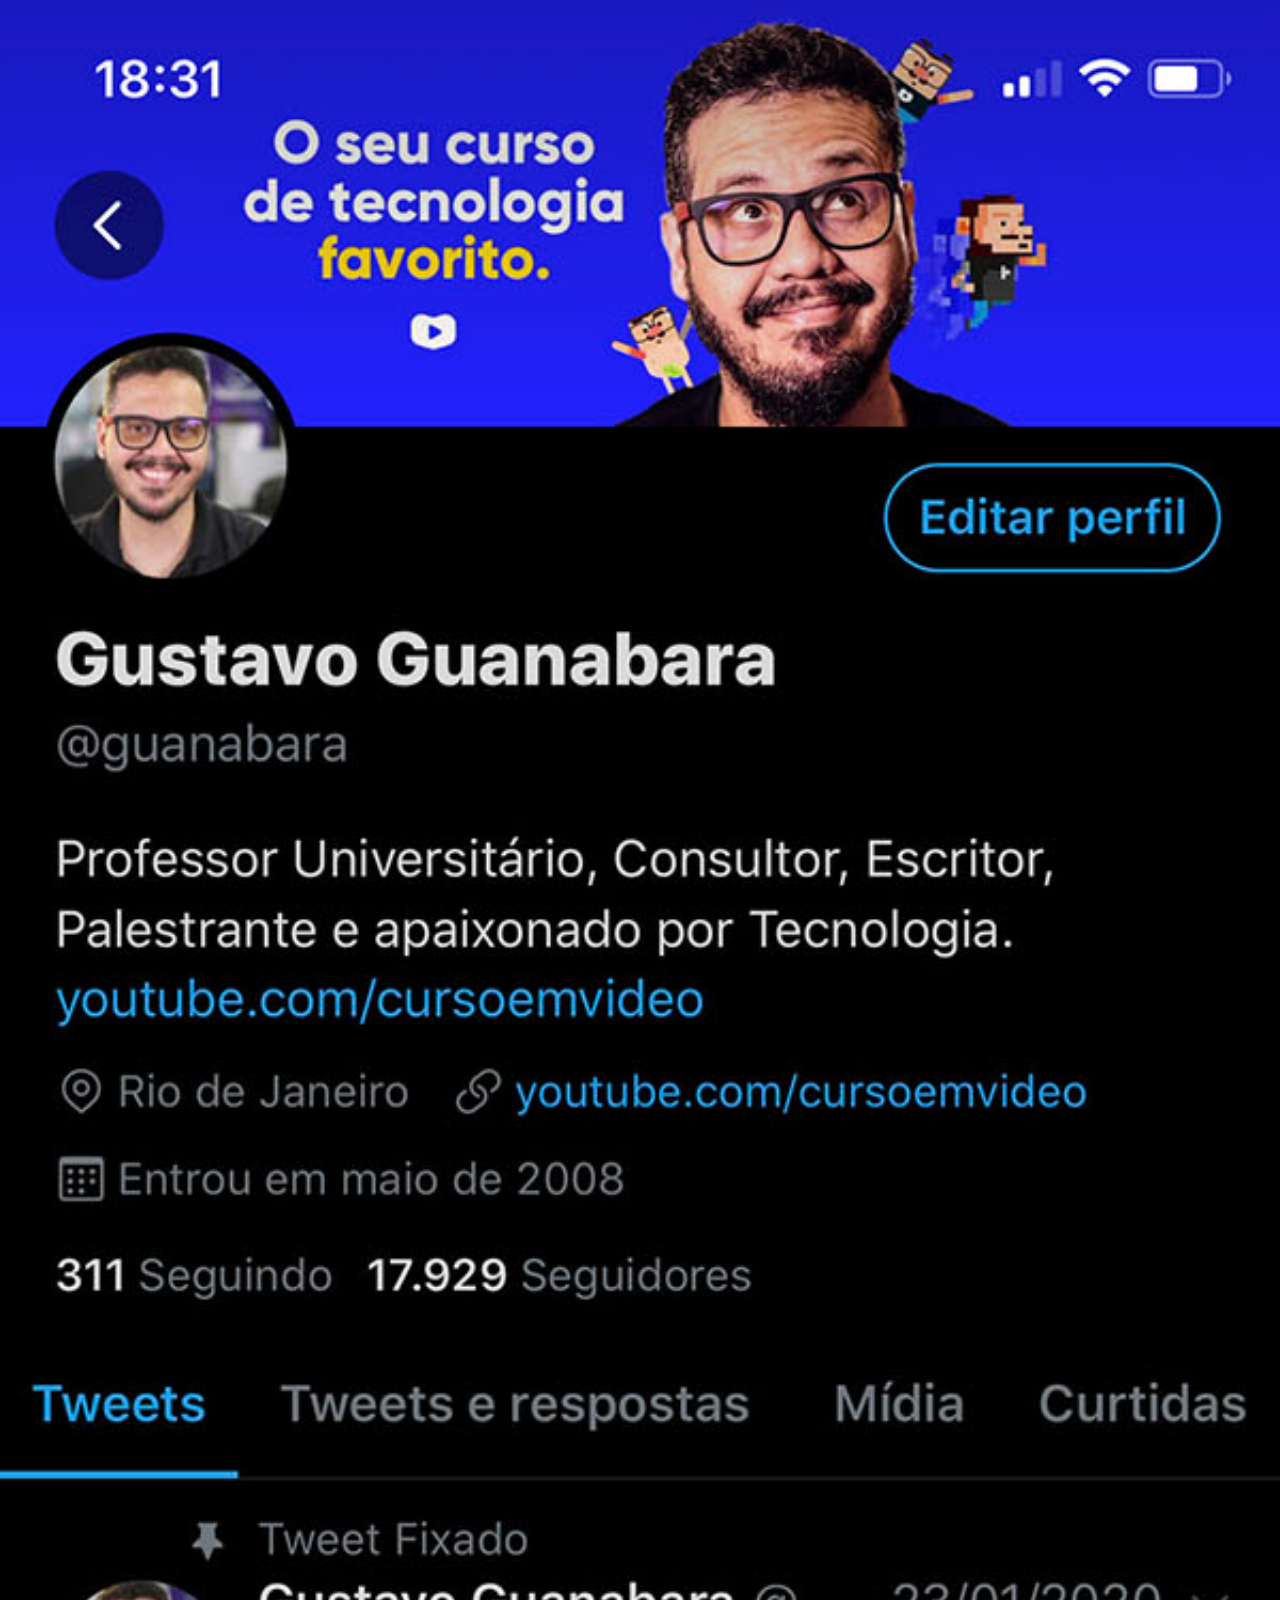
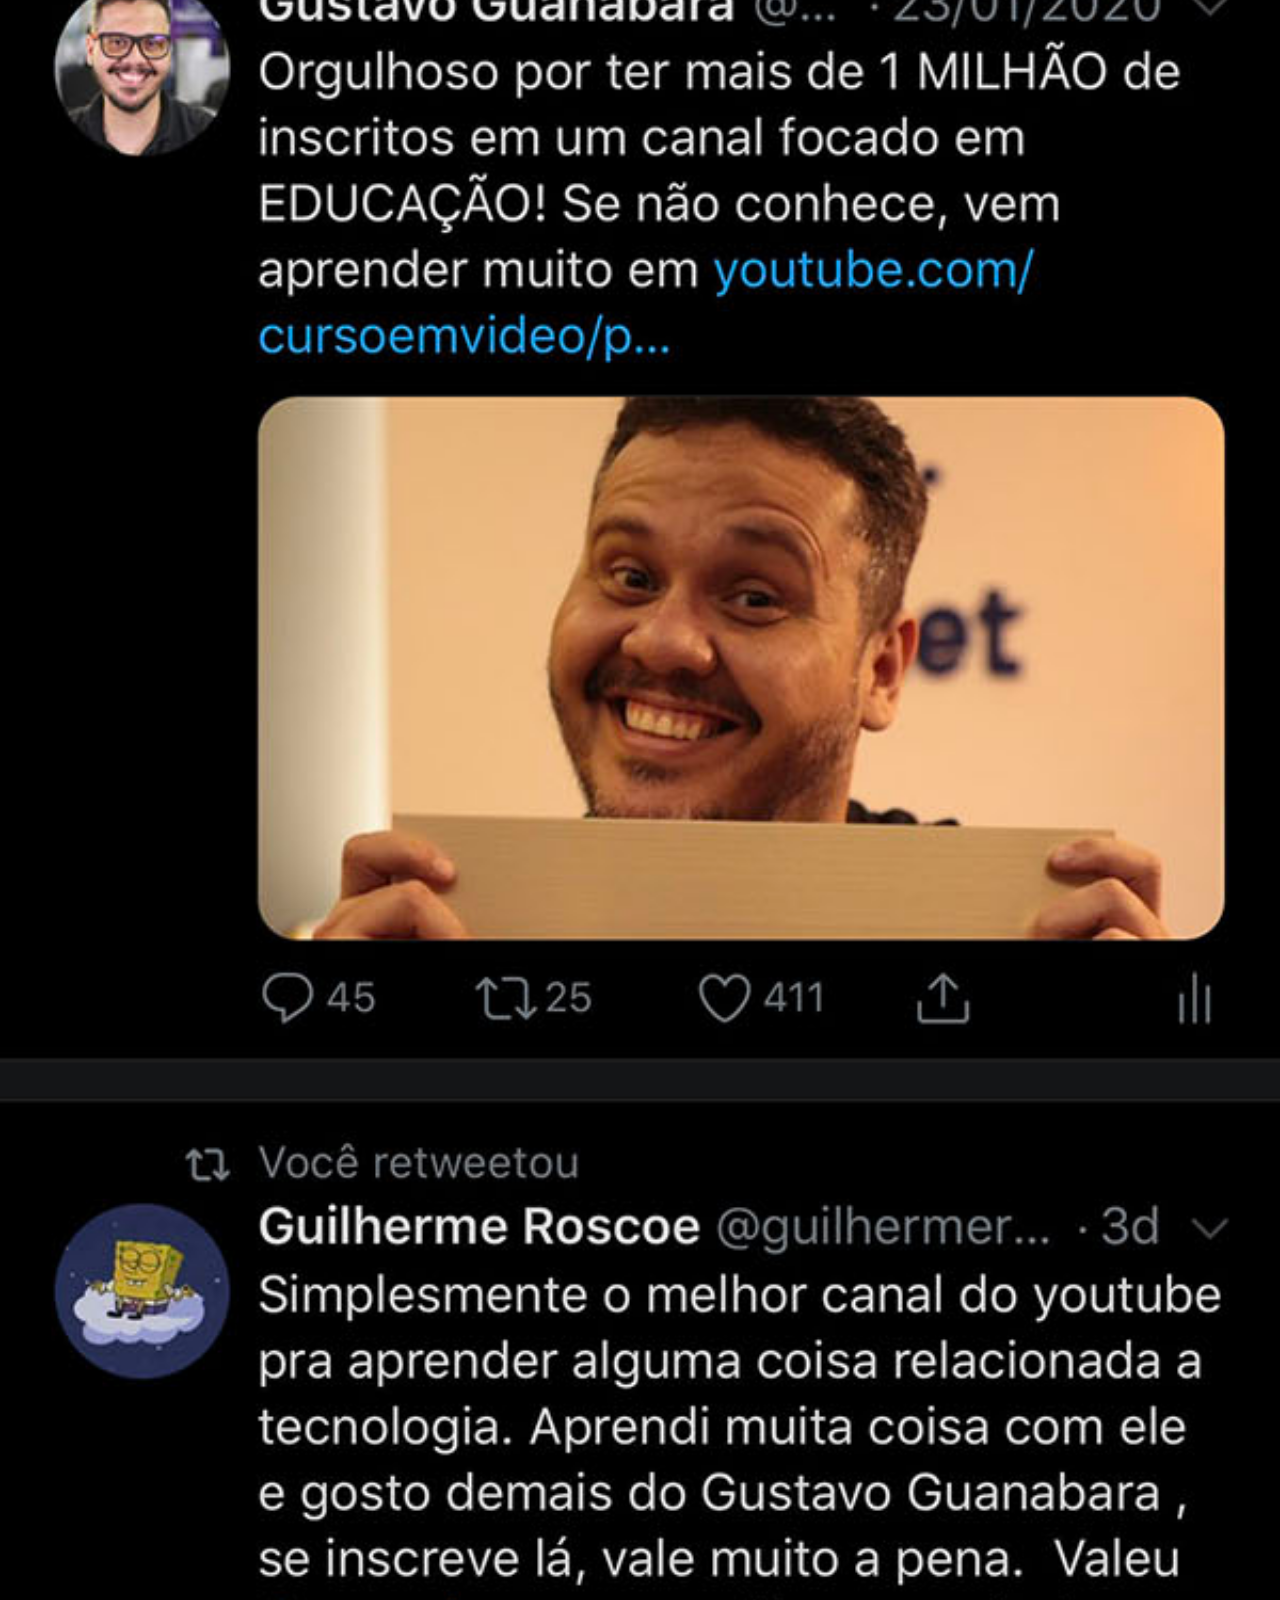
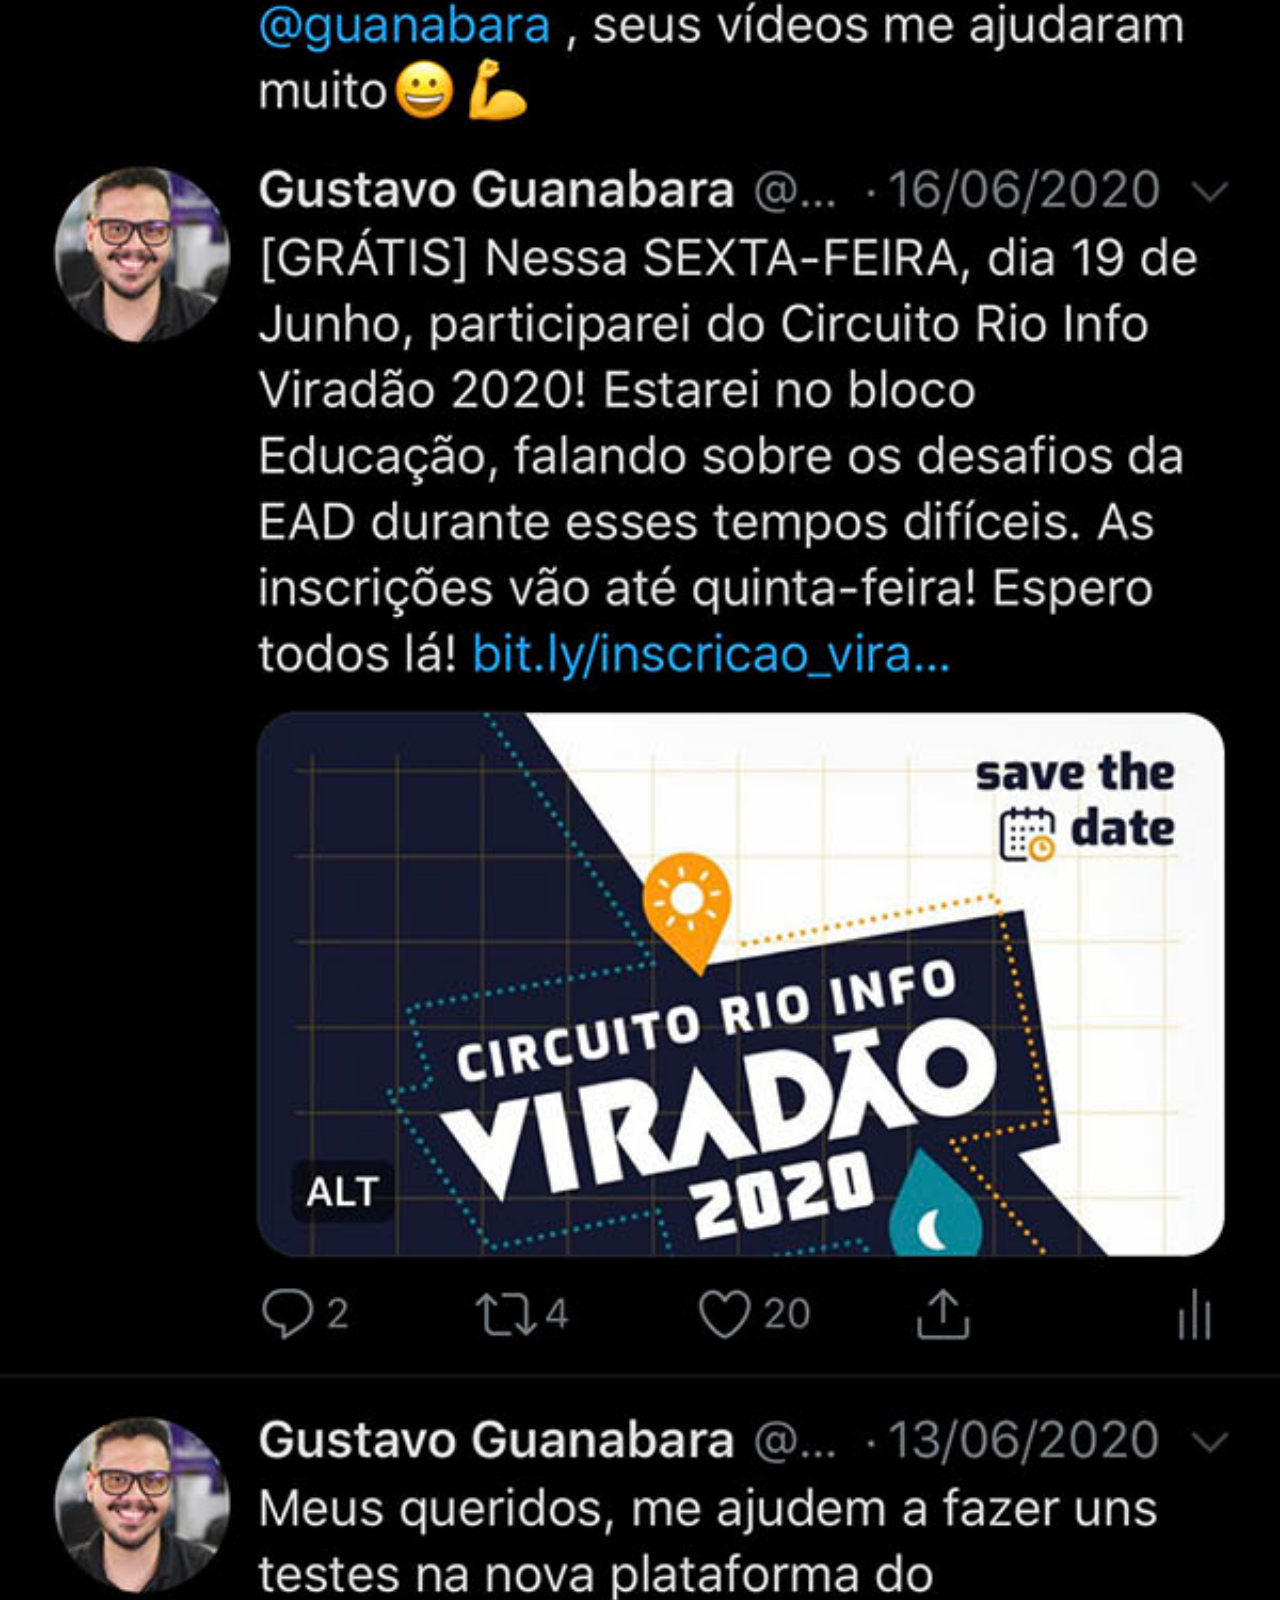
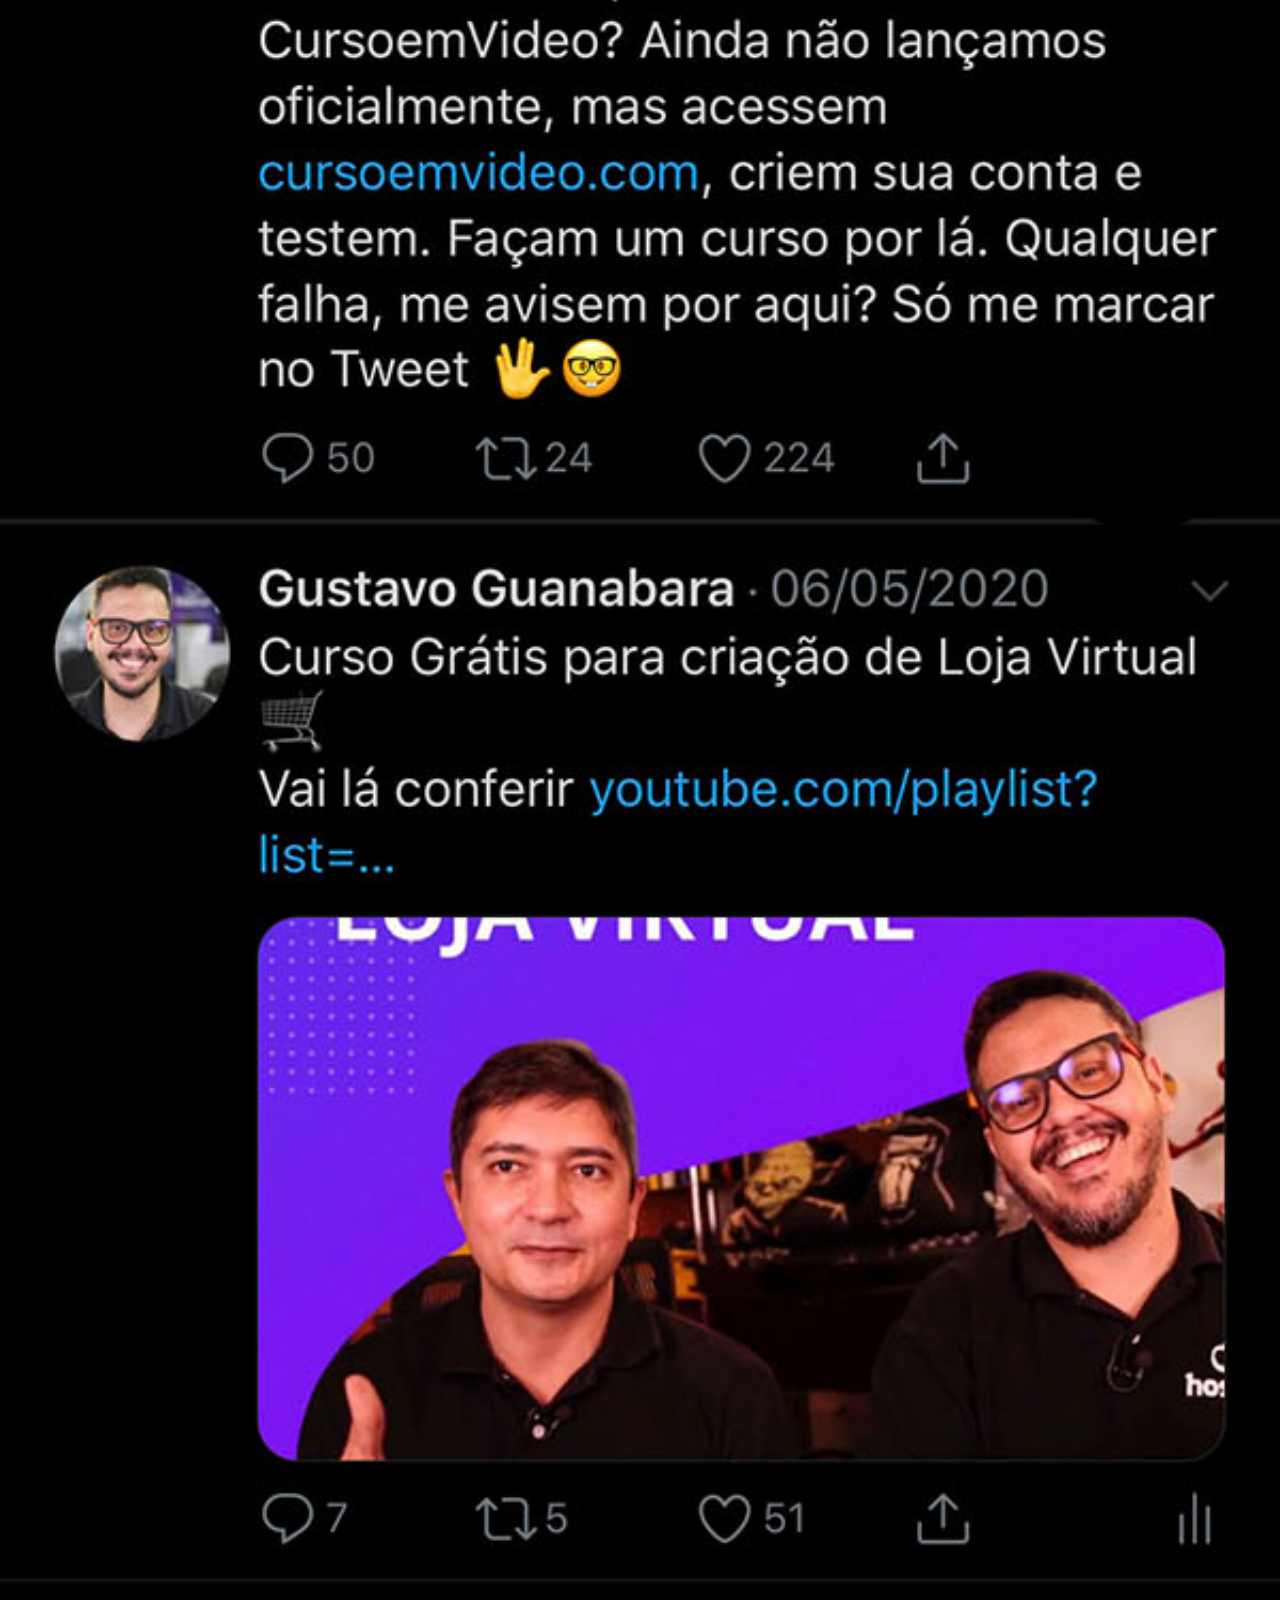
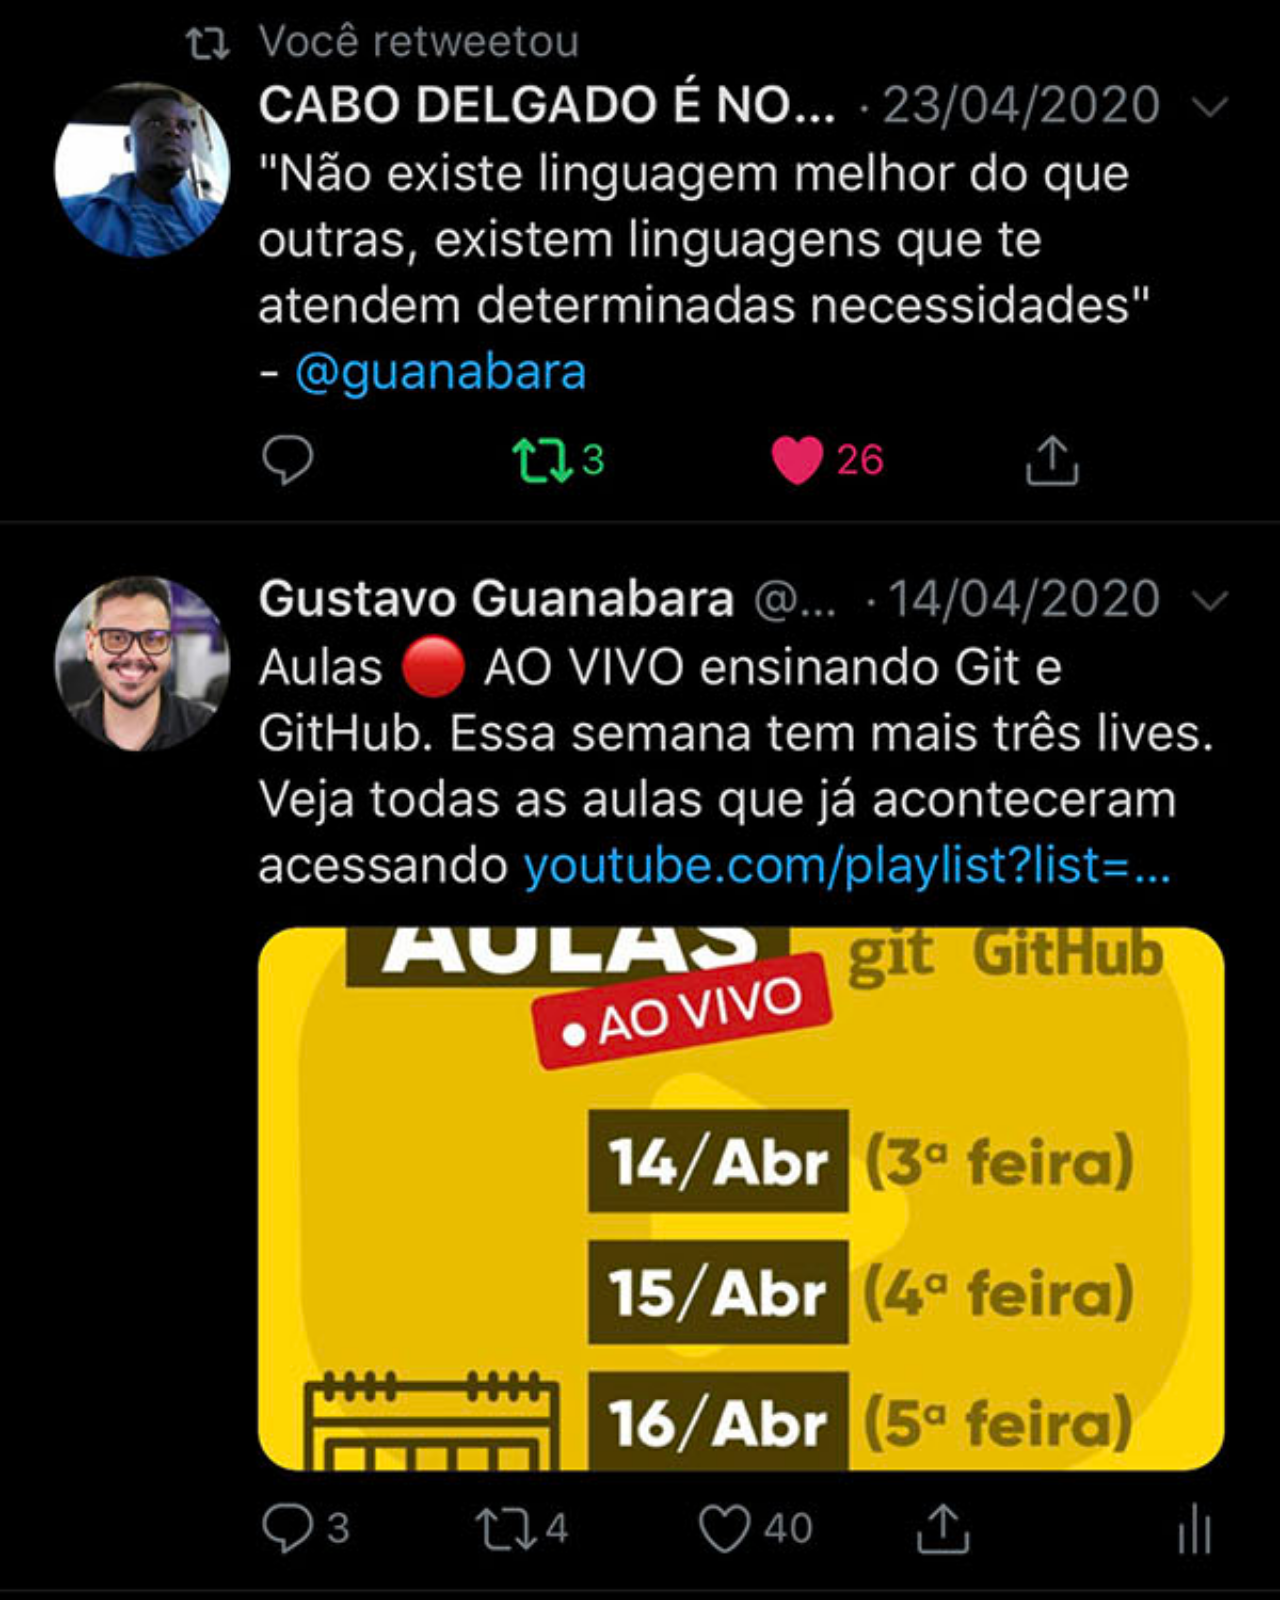
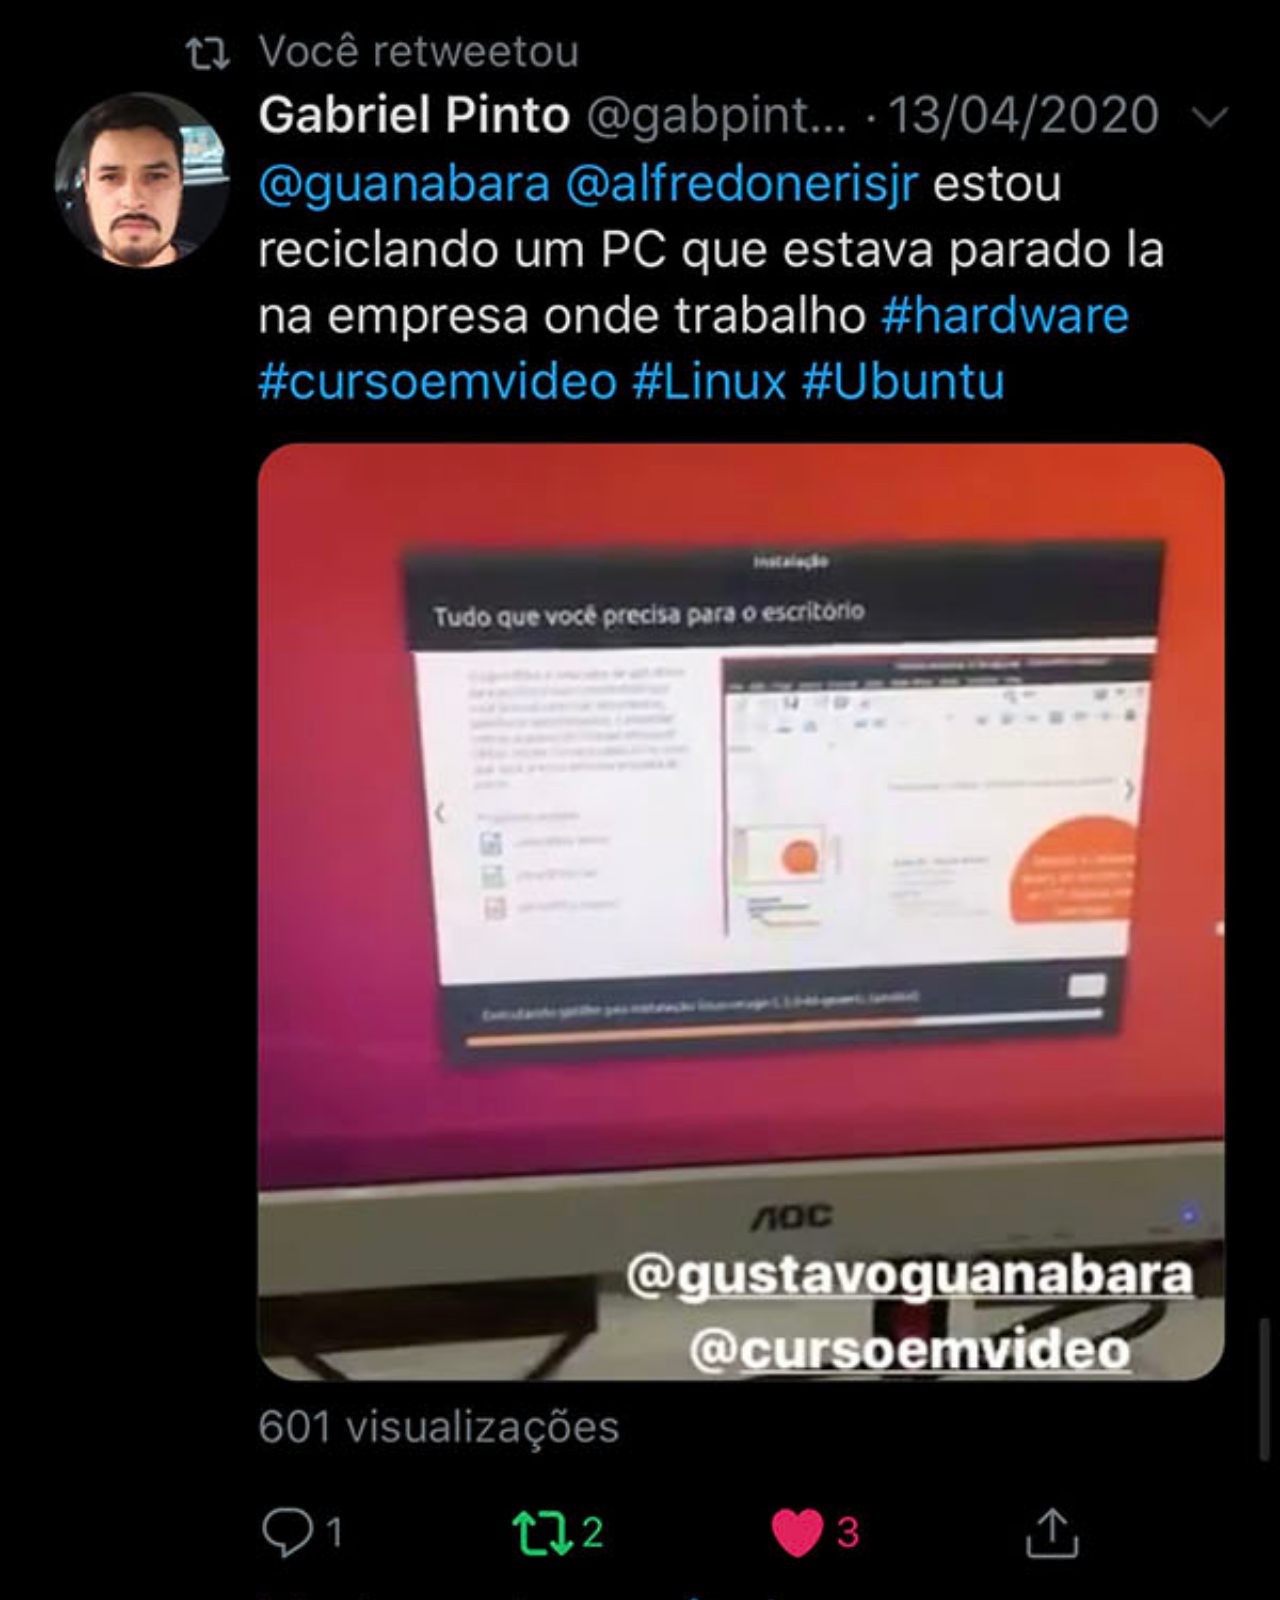
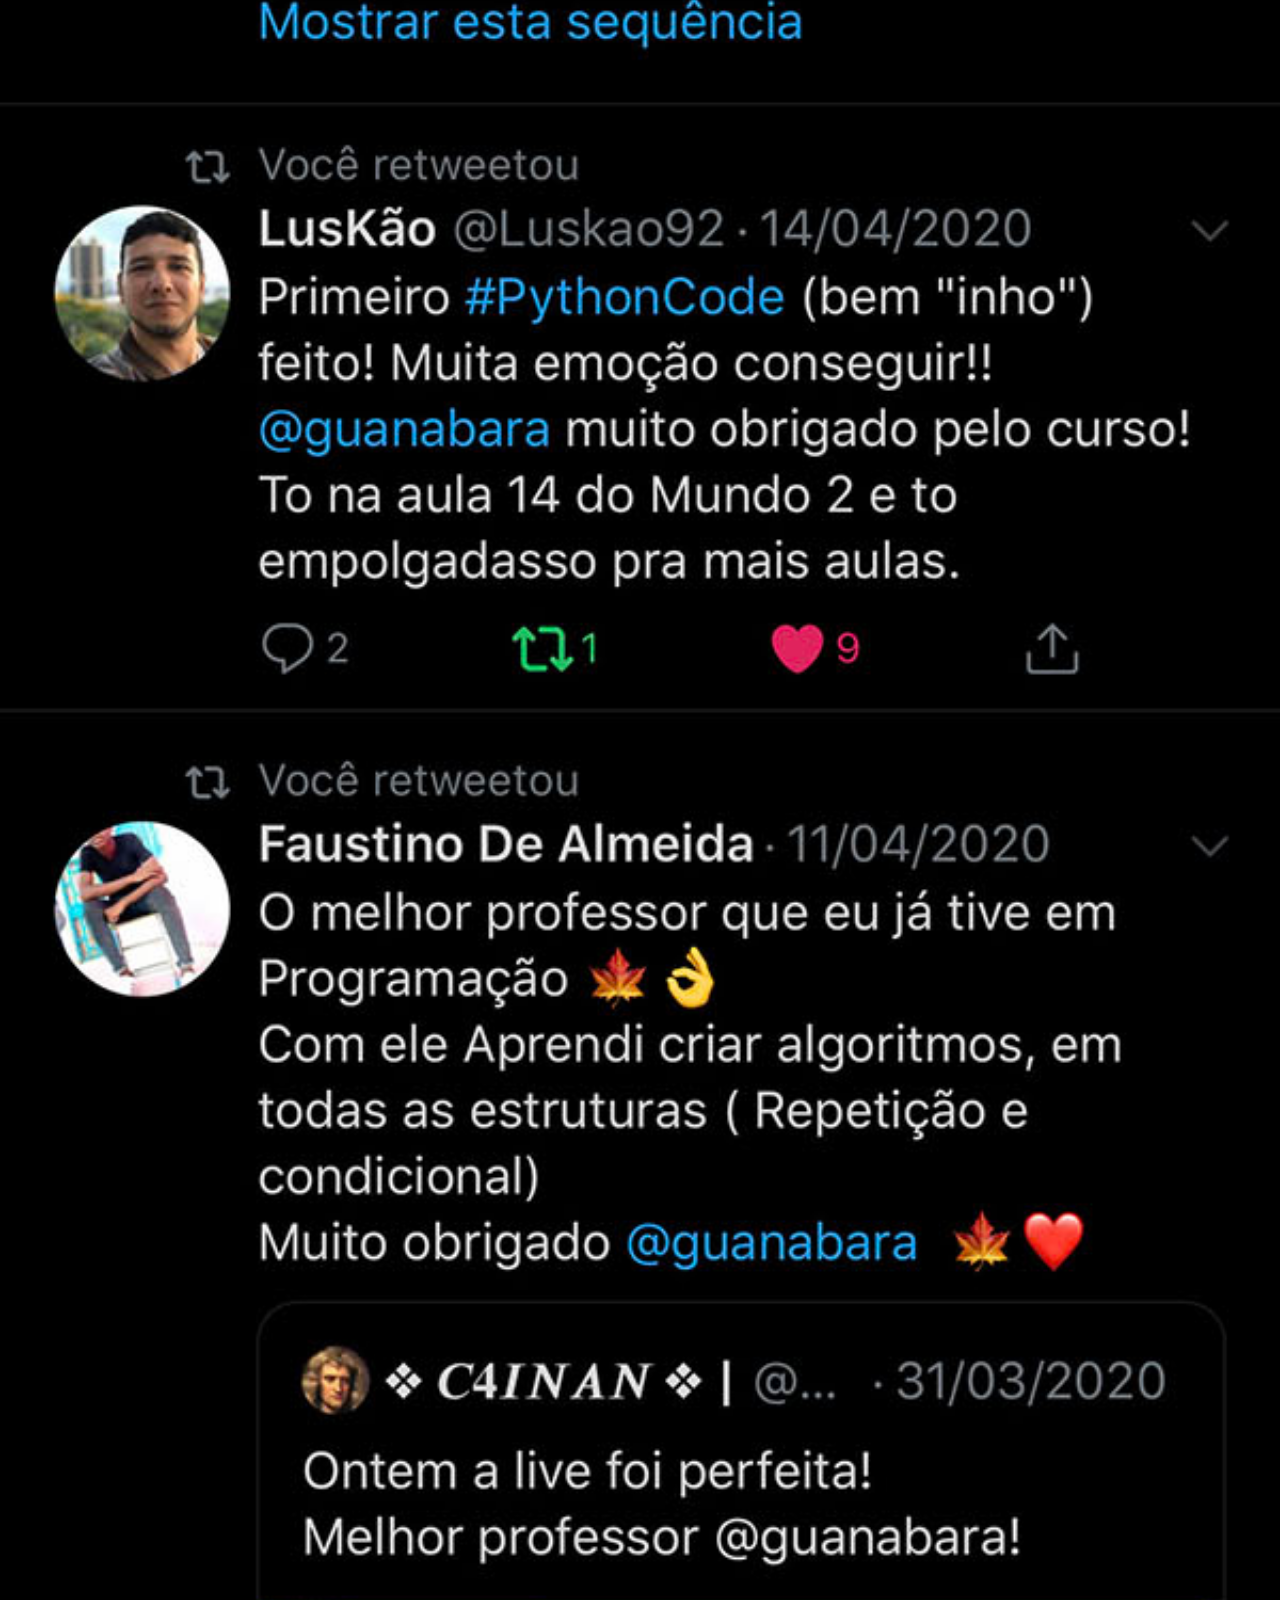
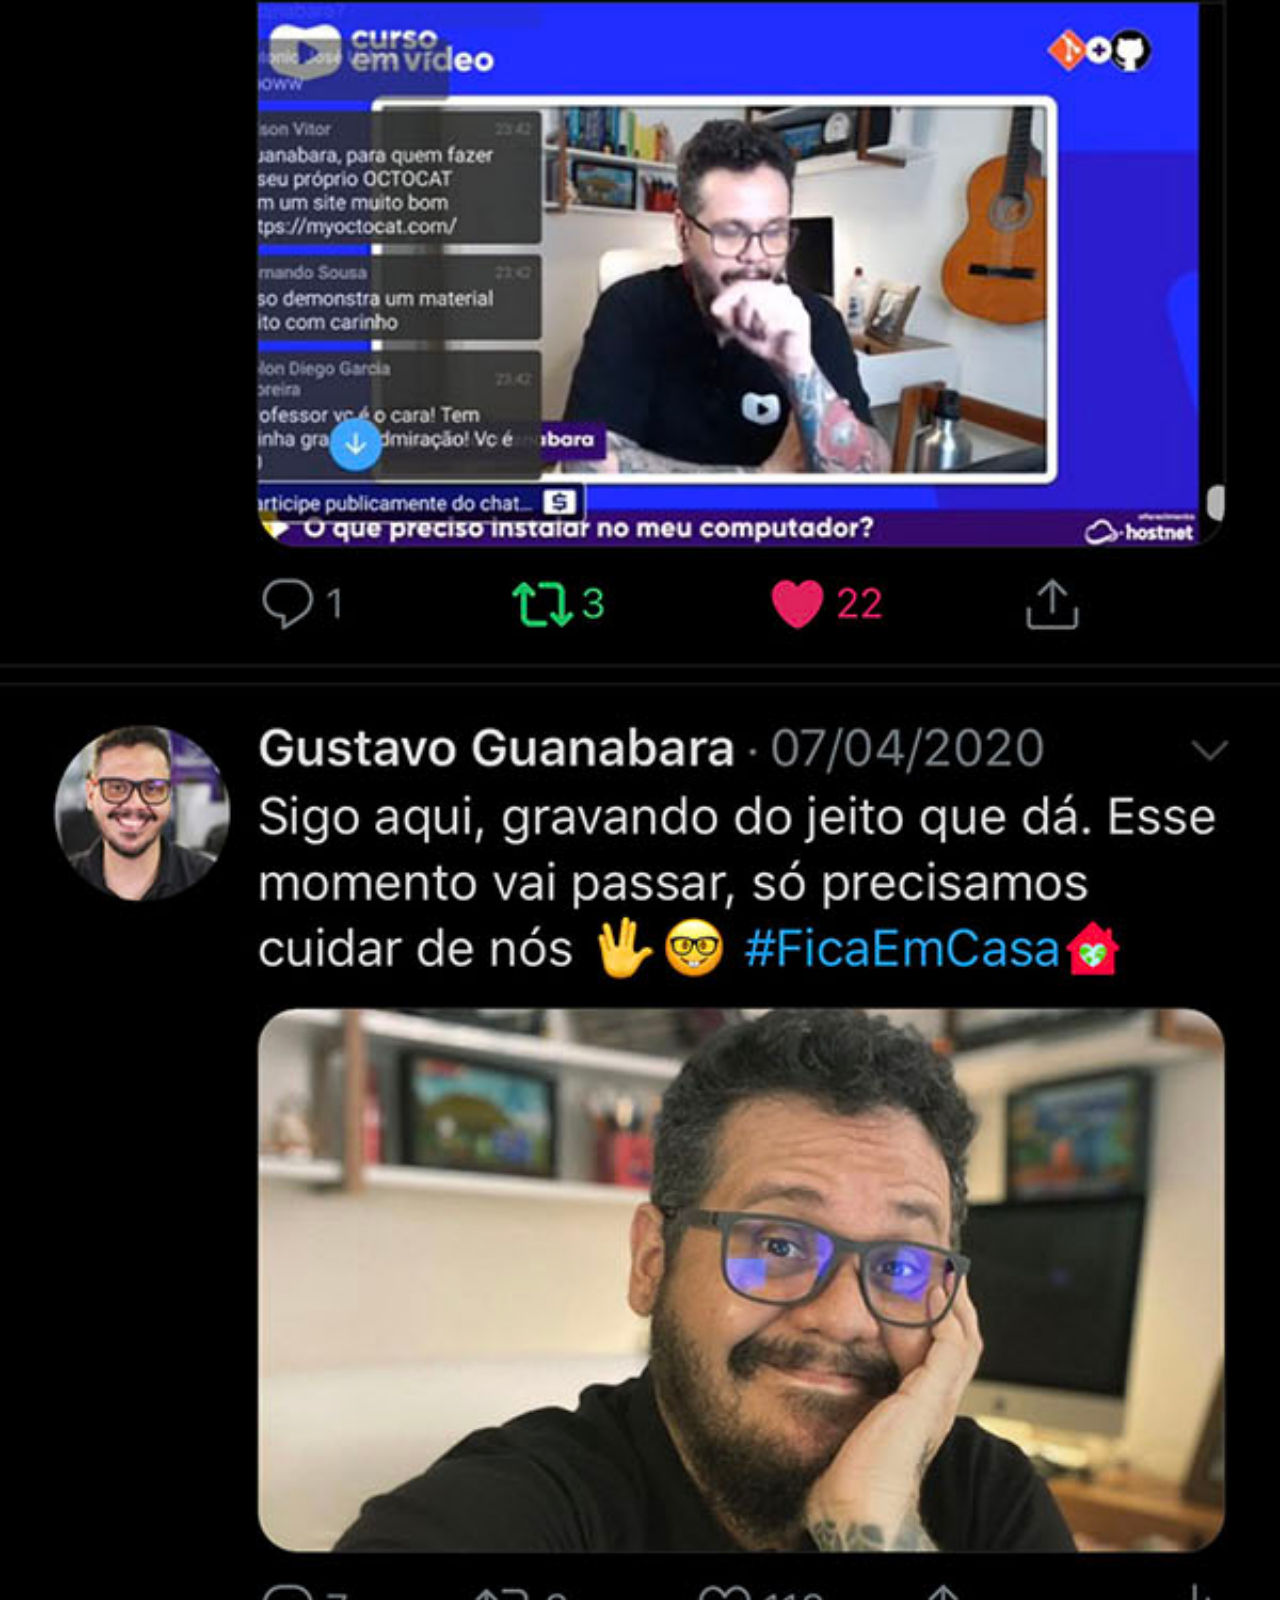
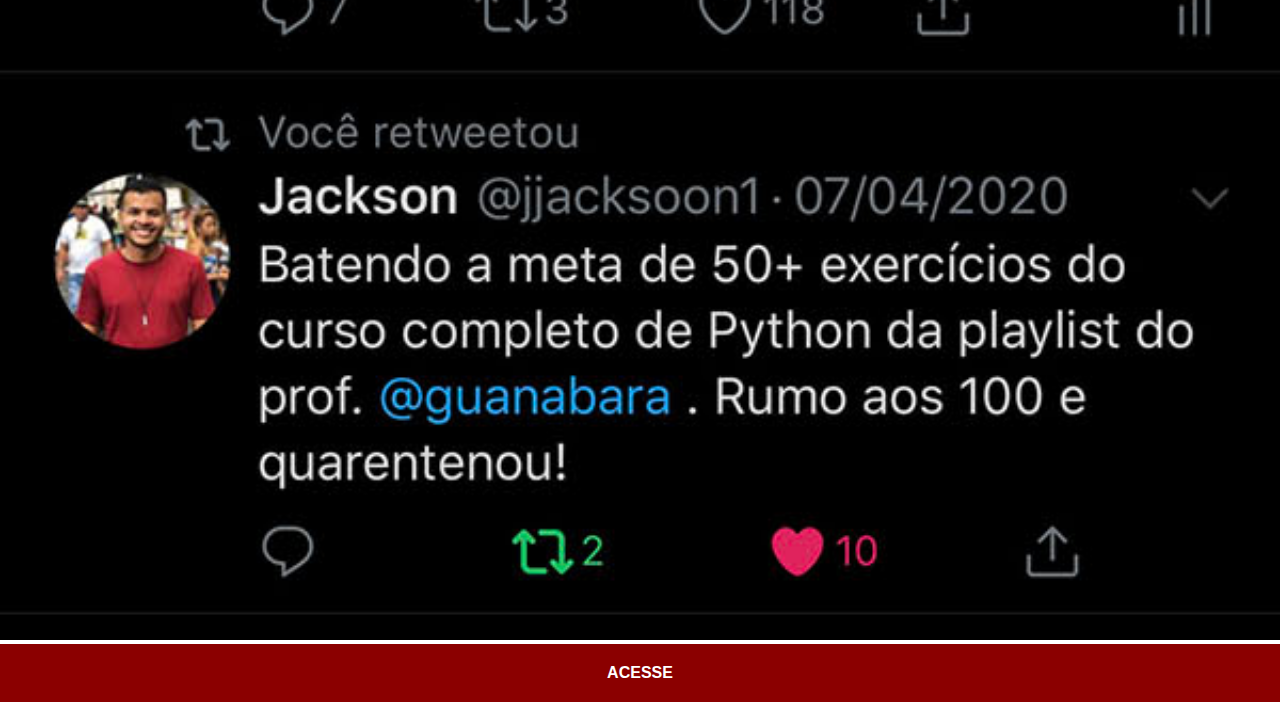
<file: twitter.html>
<!DOCTYPE html>
<html lang="pt-br">
<head>
    <meta charset="UTF-8">
    <meta name="viewport" content="width=device-width, initial-scale=1.0">
    <link rel="stylesheet" href="estilos/social.css">
    <title>Twitter</title>
</head>
<body>
    <img src="imagens/tela-twitter.jpg" alt="Twitter">
    <a href="https://twitter.com/guanabara" target="_blank">ACESSE</a>
</body>
</html>
</file>
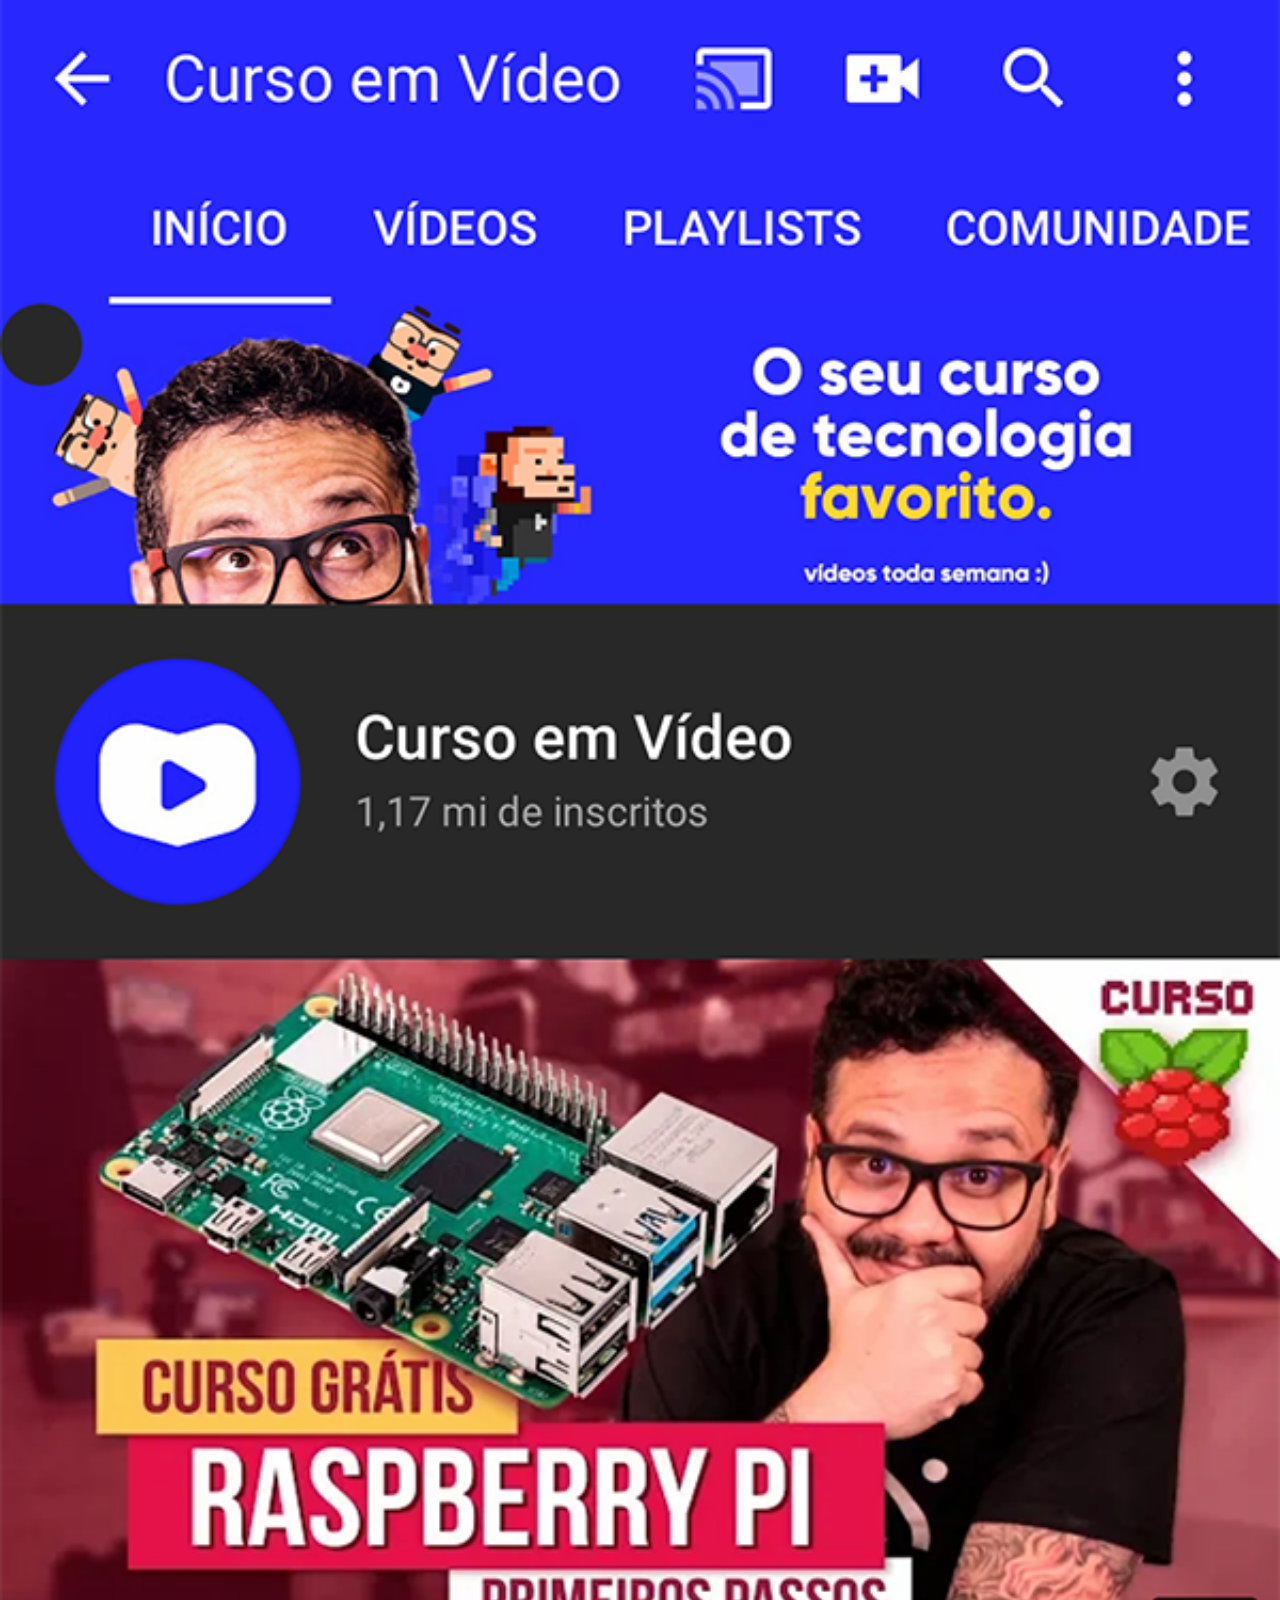
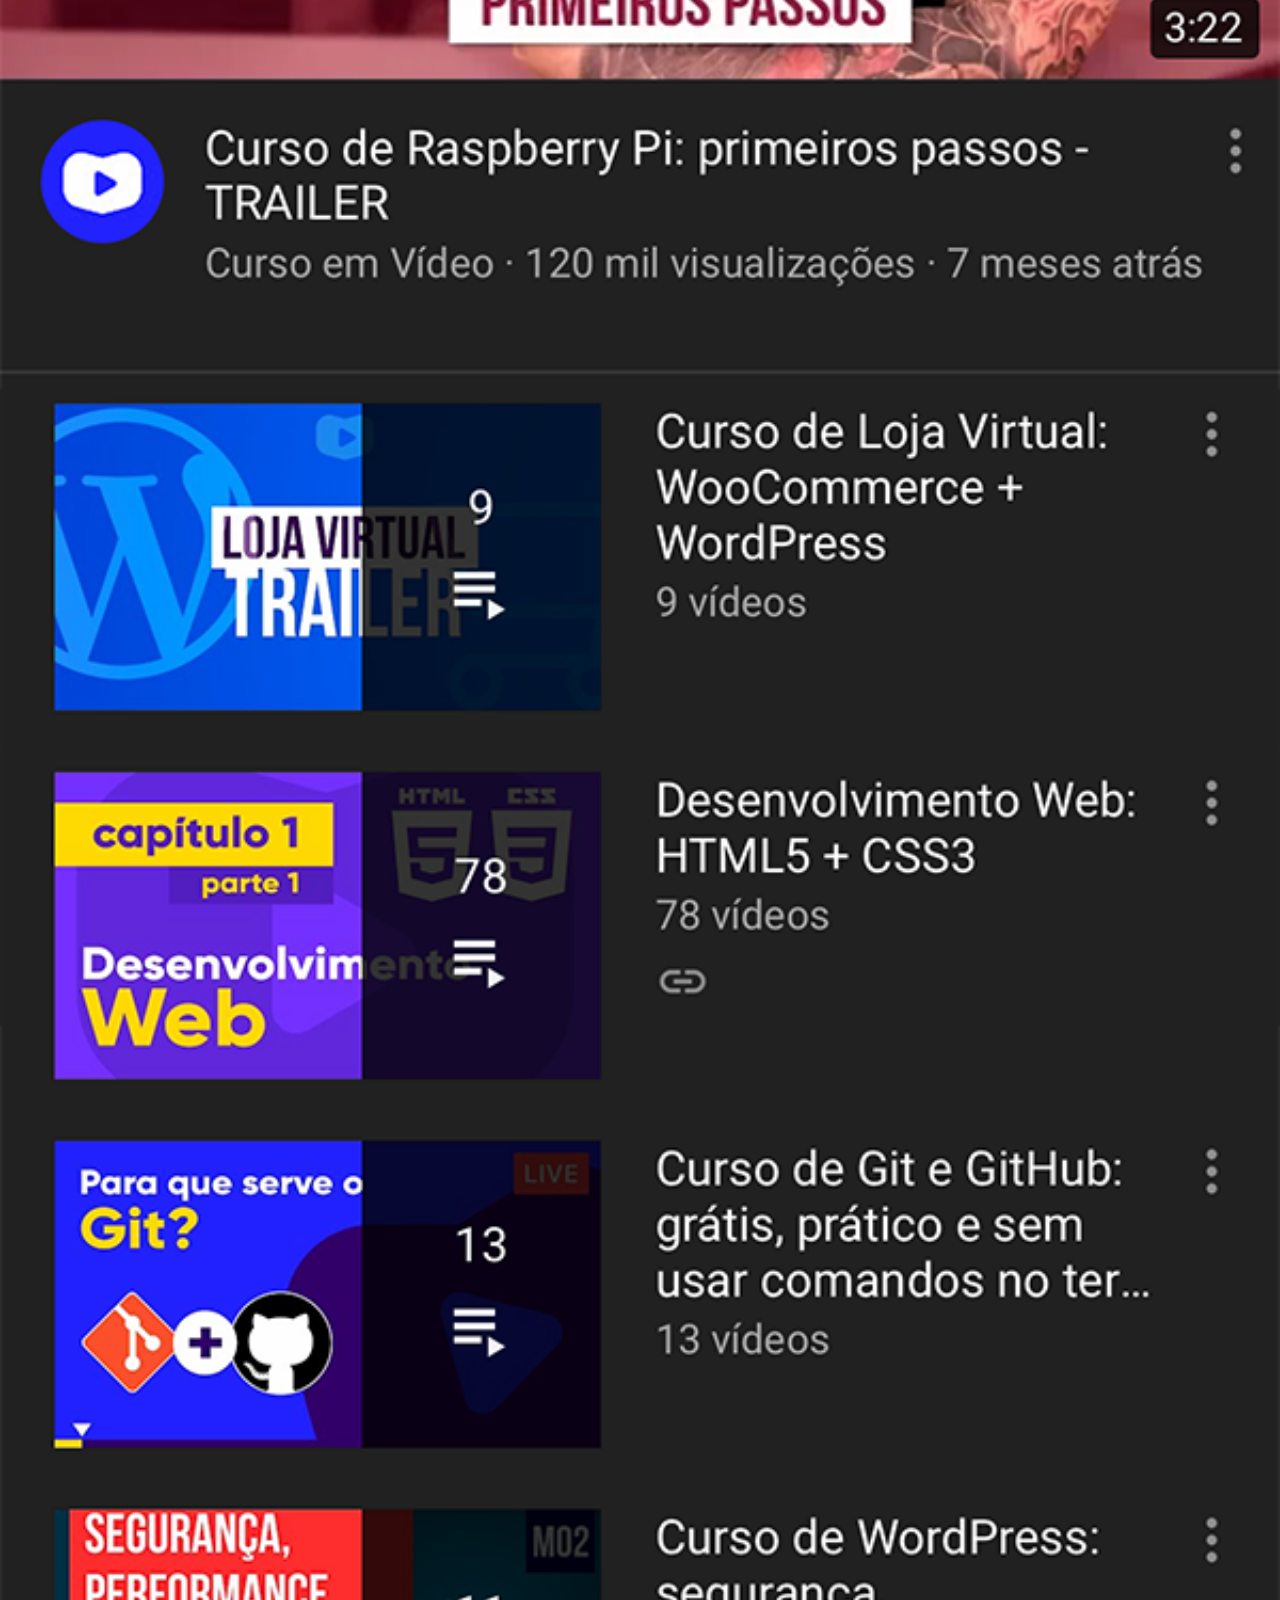
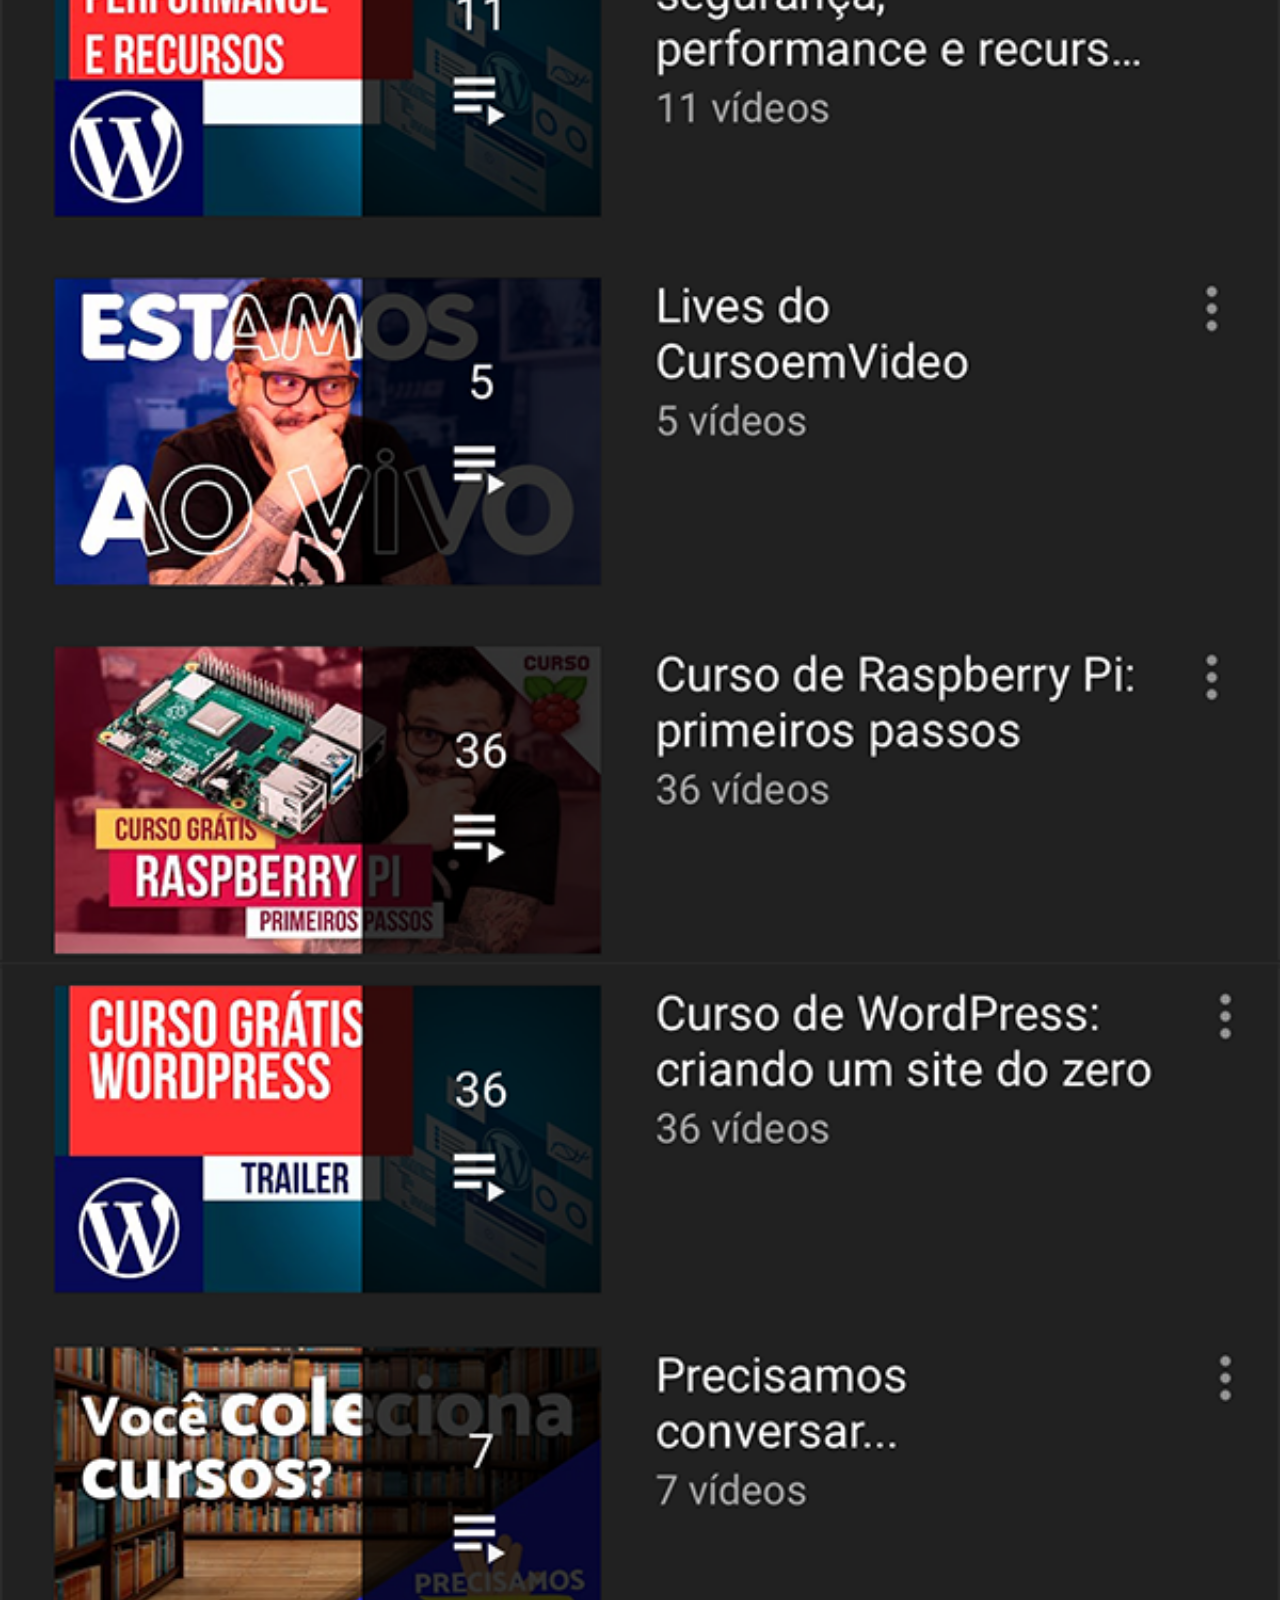
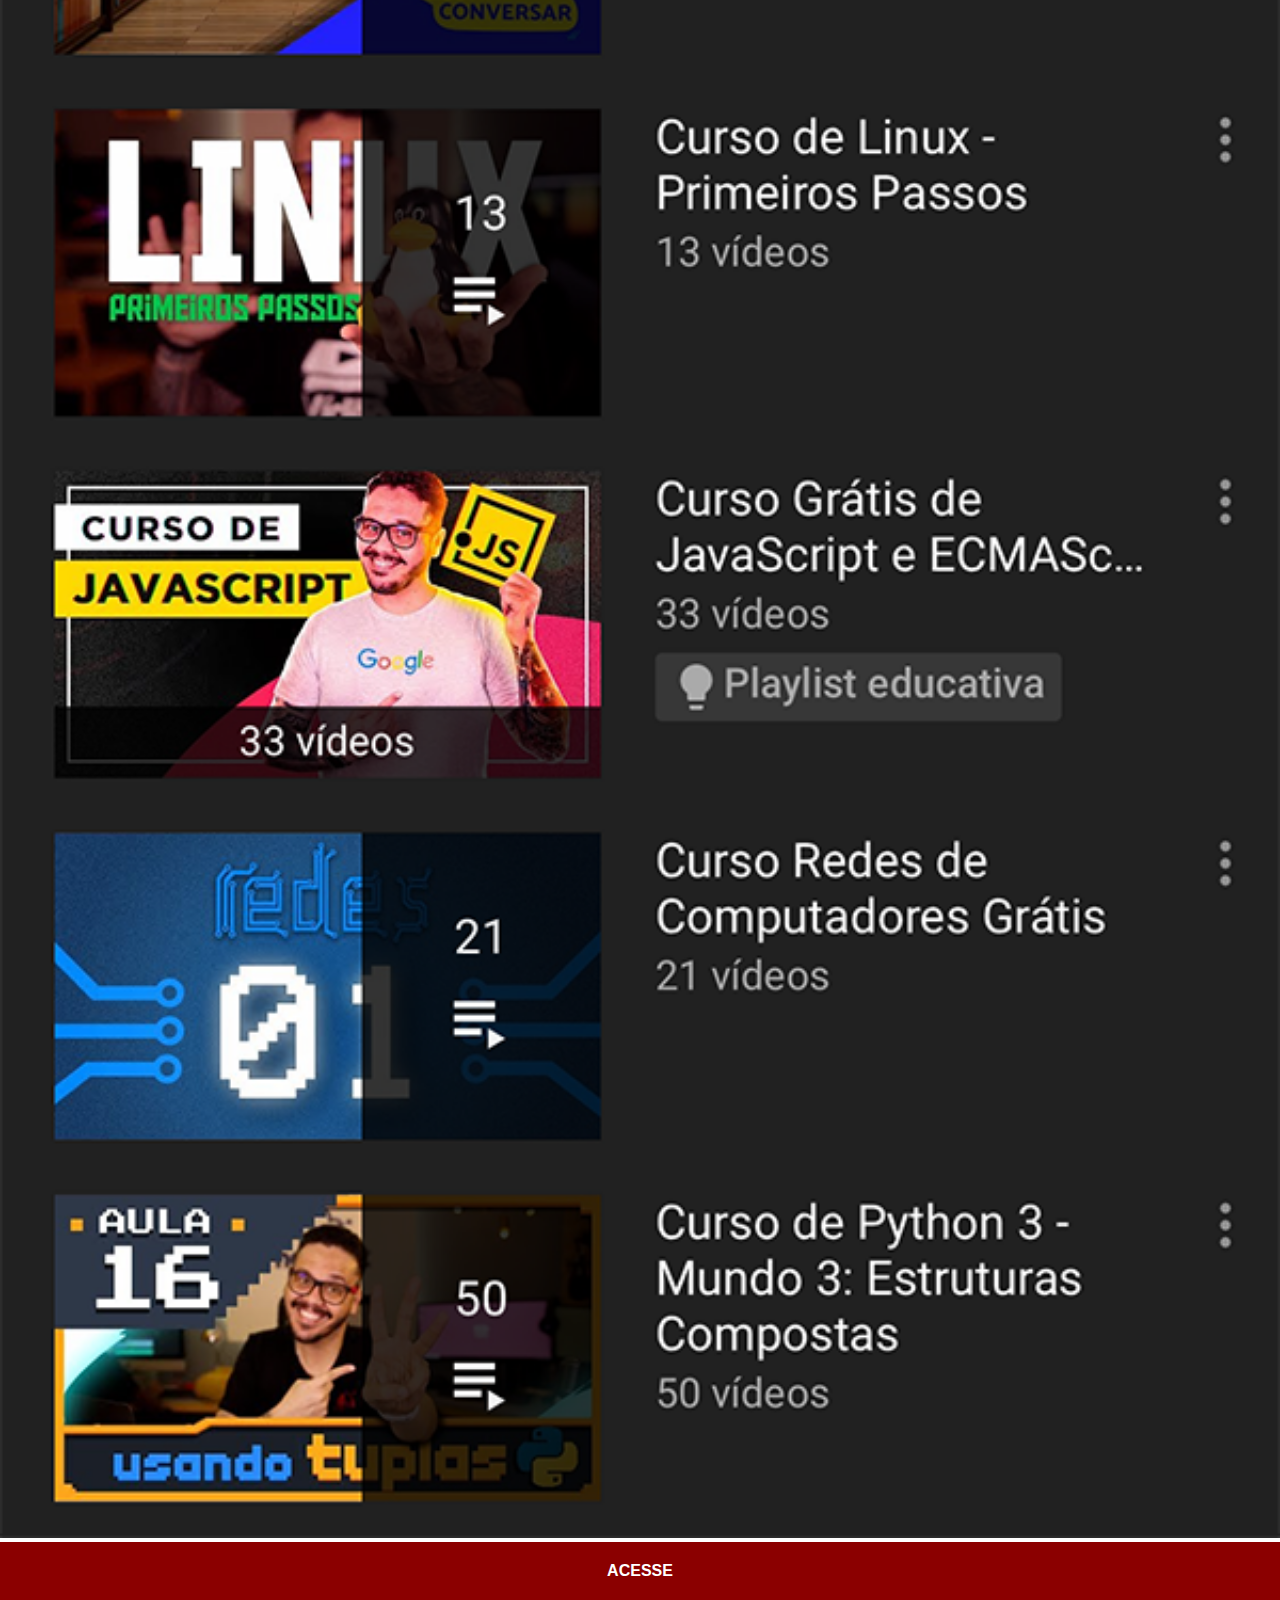
<file: youtube.html>
<!DOCTYPE html>
<html lang="pt-br">
<head>
    <meta charset="UTF-8">
    <meta name="viewport" content="width=device-width, initial-scale=1.0"> 
    <link rel="stylesheet" href="estilos/social.css">
    <title>Youtube</title>
    
</head>
<body>
    <img src="imagens/tela-youtube.png" alt="Youtube">
    <a href="https://www.youtube.com/@CursoemVideo/playlists" target="_blank">ACESSE</a>
</body>
</html>
</file>
<file: estilos/style.css>
@charset "UTF-8";

* {
    margin: 0px;
    padding: 0px;
    font-family: Arial, Helvetica, sans-serif;
}

html, body {
    height: 100vh; /*altura total do navegador*/
    width: 100vh; /*largura total do navegador*/
}

body {
    background: url('../imagens/fundo-madeira.jpg') no-repeat top center;
    background-size: cover; /*para cobrir a tela inteira*/
    background-attachment: fixed;/*para evitar rolagem*/
}

main {
    position: relative;
    height: 100vh;
}

section#telefone {
    position: absolute;
    top: 50%;
    left: 50%;
    transform: translate(-50%, -50%); /*para que independente do tamanho da tela ele irá ficar no meio da tela.*/

    height: 627px;
    width: 311px;
    background: url('../imagens/frame-iphone.png')no-repeat;
}

iframe#tela {
    position: relative;
    top: 80px;
    left: 22px;
    width: 267px; /*largura*/
    height: 471px; /*altura*/
}

section#redes-sociais {
    text-align: right;
}

section#redes-sociais img {
    width: 50px;
    /*quando se muda a largura a altura irá mudar automaticamente se ambos forem deixados iguais.*/
    margin: 10px;
    border-radius: 50%; /*irá ocupar metade, se metade é redondinho e a outra redondinho, irá ficar um circulo*/
    box-shadow: 2px 2px 5px rgba(0, 0, 0, 0.400);
    box-sizing: border-box;
} 

section#redes-sociais img:hover {
    border: 2px solid rgba(255, 255, 255, 0.600);
    /*sem o box-sizing, a borda não irá fazer parte do 'objeto' que são os icones colocados, para que não saiam dos icones, se utiliza box-sizing no img para a borda fazer parte da 'caixa' = icone*/
    transform: translate(-4px, -4px);
    /*para que ele vá para o 'ladinho' quando se passa o mouse por cima*/
    box-shadow: 5px 5px 10px rgba(0, 0, 0, 0.600);
    /*como o 'botão' se levantou a sombra tem que se afastar.*/
    transition: transform 0.4s, border .4s;  
    /*para que os botões tenham suavidade quando passar o mouse e a borda também*/
}
</file>
<file: estilos/social.css>
@charset "UTF-8";

* {
    margin: 0px;
    padding: 0px;
    font-family: Arial, Helvetica, sans-serif;
}

::-webkit-scrollbar { /*Para 'esconder a barra de rolagem*/
    width: 0px;
    height: 0px;
}

img {
    width: 100vw;  /*como vai ser carregada dentro do iframe precisa ter a largura inteira*/
}

a {
display: block; /*para que mostre o 'acesse' embaixo'*/
background-color: darkred;
color: white;
padding: 20px;
text-align: center;
font-weight: bolder;
text-decoration: none;
}

a:hover {
    background-color: red;
    transition-duration: 0.5s;
}
</file>
